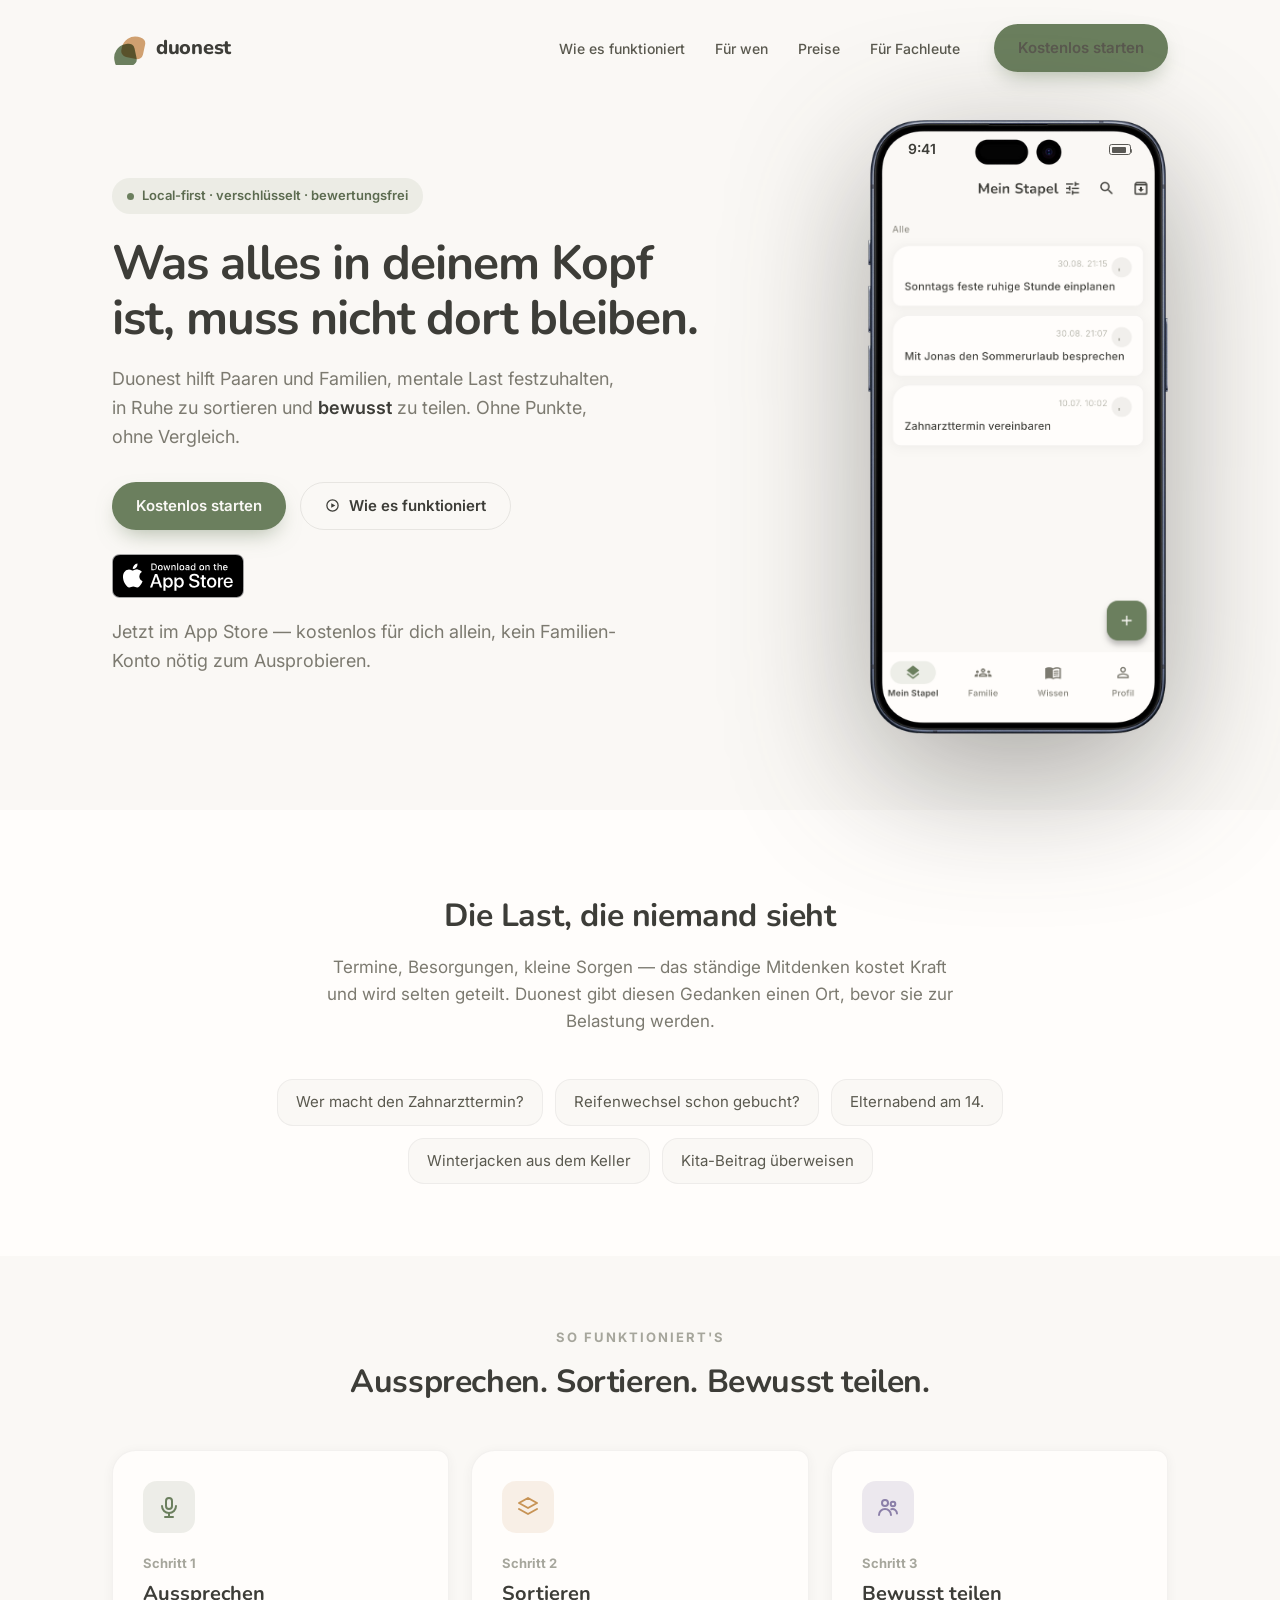
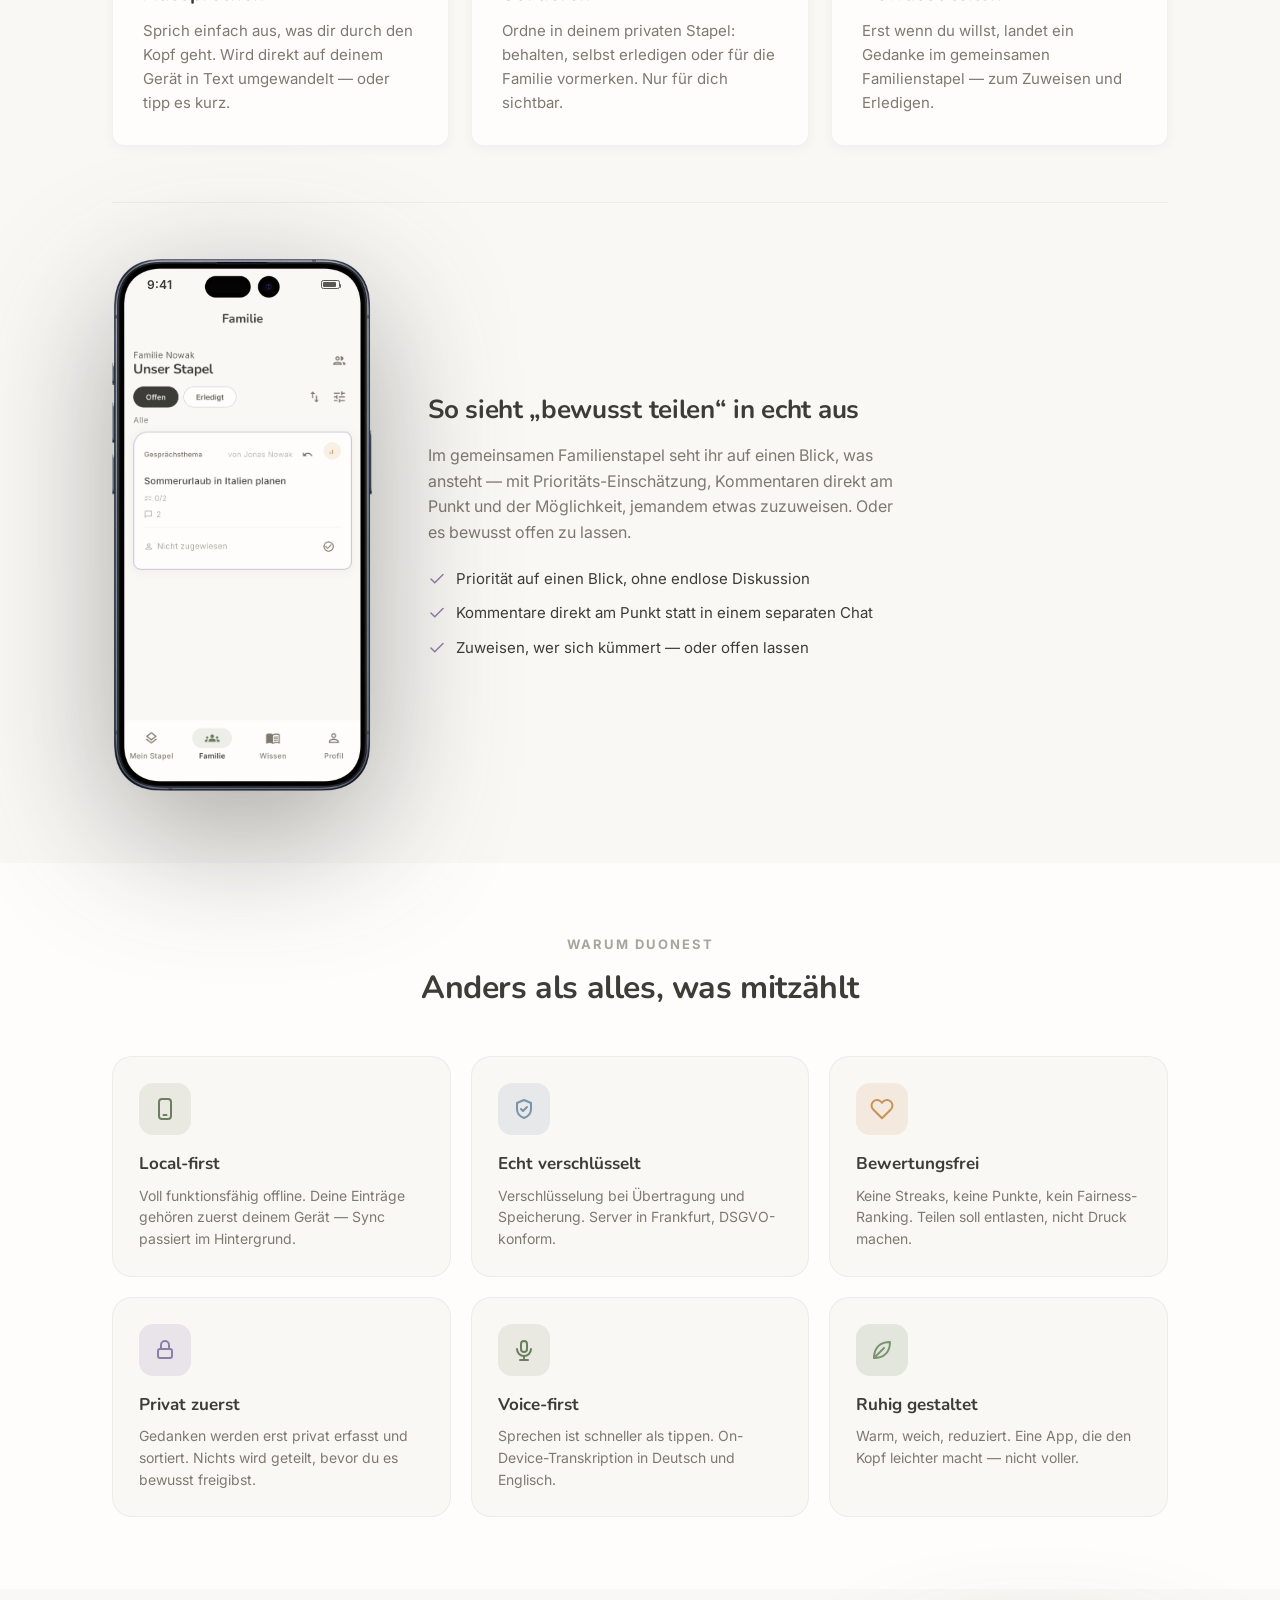
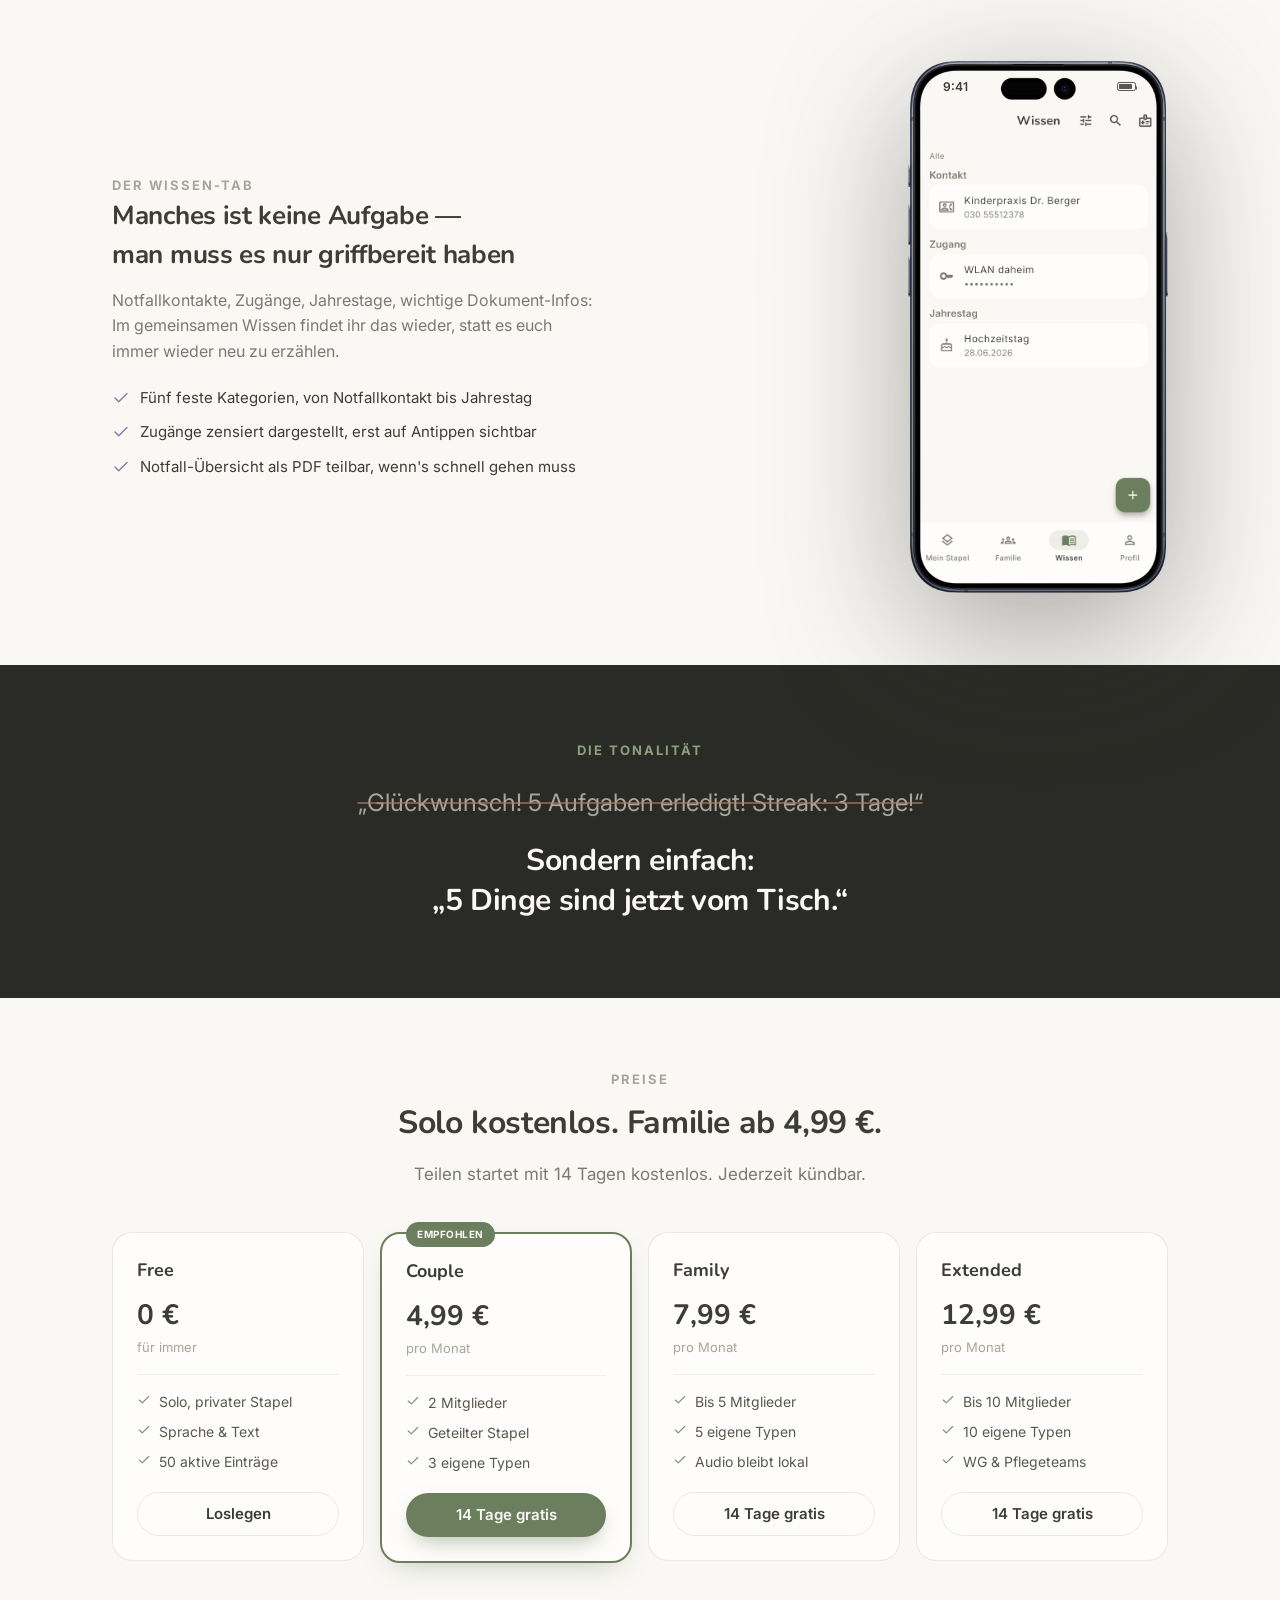
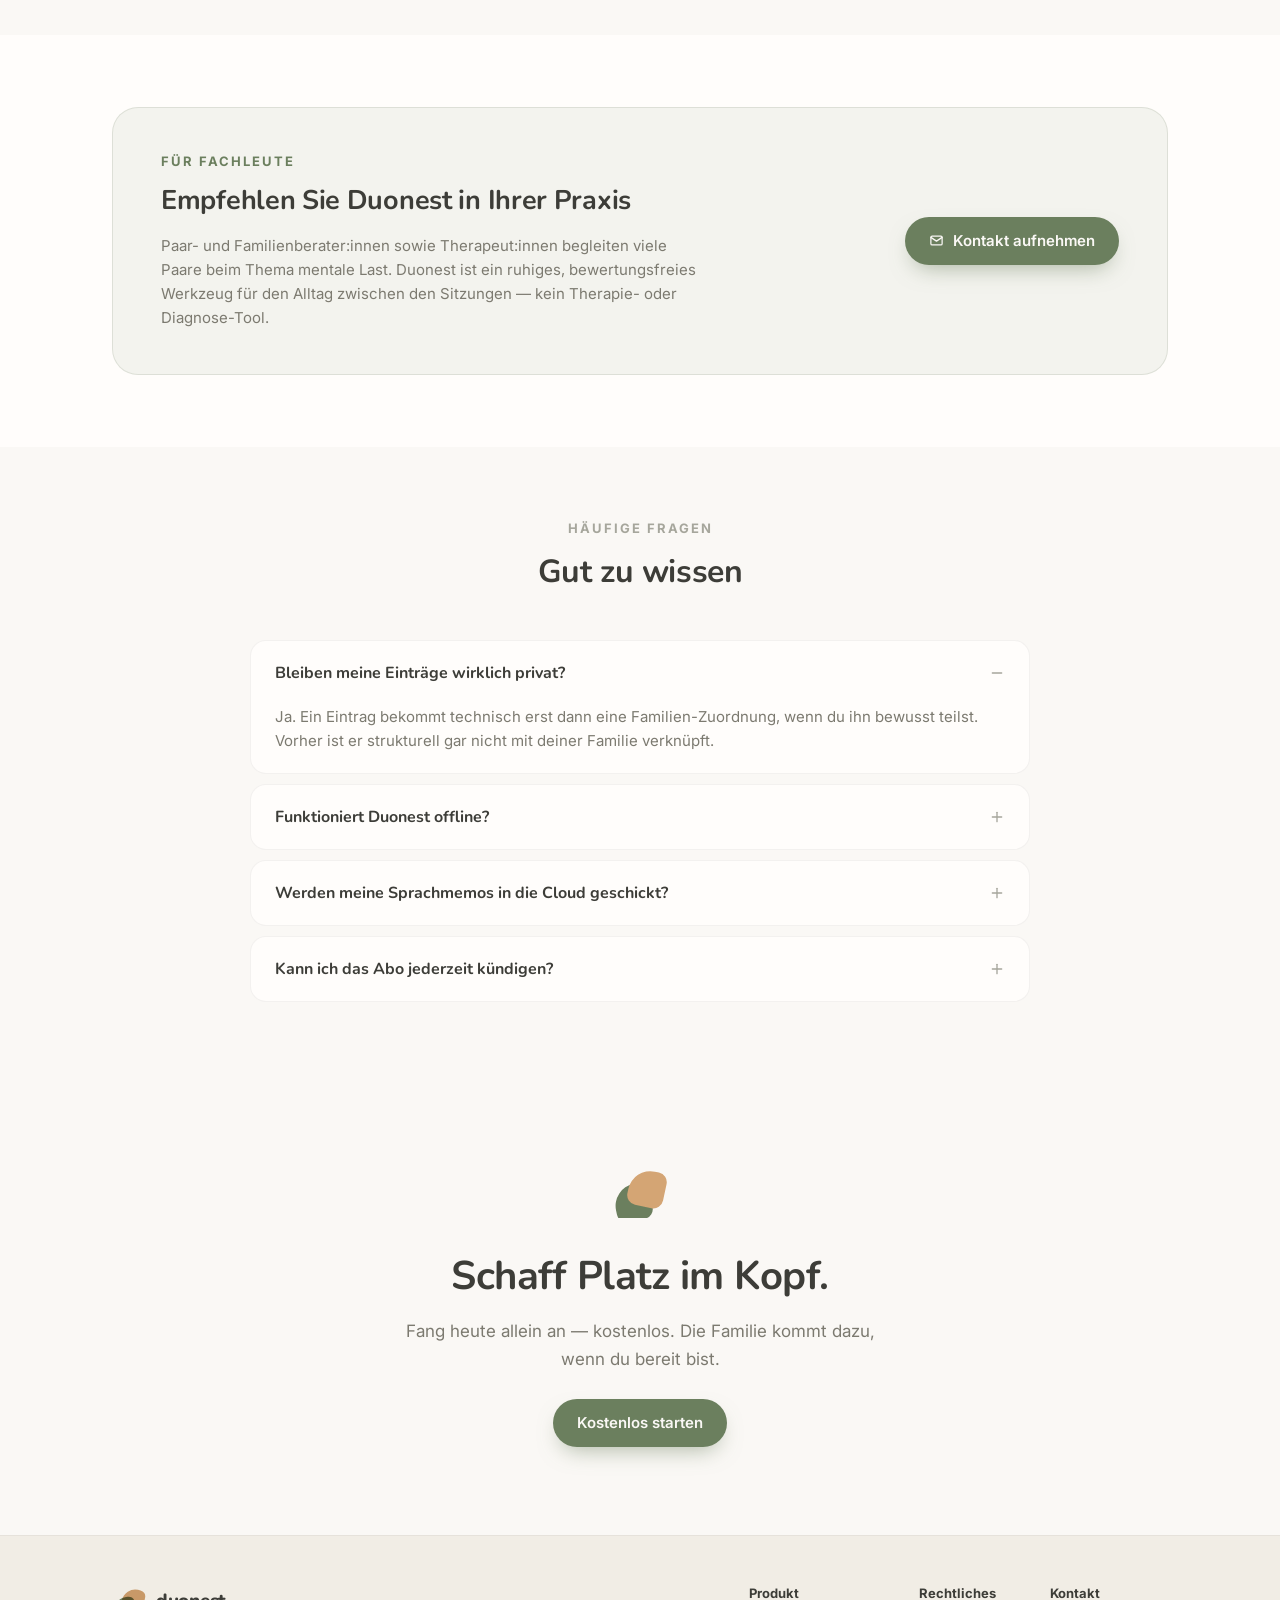
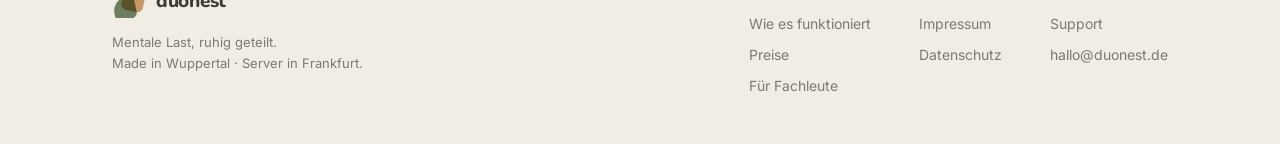
<file: index.html>
<!doctype html>
<html lang="de">
<head>
<meta charset="utf-8">
<meta name="viewport" content="width=device-width, initial-scale=1">
<title>Duonest — Mentale Last, ruhig geteilt</title>
<meta name="description" content="Duonest hilft Paaren und Familien, mentale Last per Sprachmemo festzuhalten, in Ruhe zu sortieren und bewusst zu teilen. Ohne Punkte, ohne Vergleich.">
<link rel="icon" href="/assets/favicon/favicon.ico" sizes="any">
<link rel="icon" type="image/png" sizes="32x32" href="/assets/favicon/favicon-32x32.png">
<link rel="icon" type="image/png" sizes="16x16" href="/assets/favicon/favicon-16x16.png">
<link rel="apple-touch-icon" sizes="180x180" href="/assets/favicon/apple-touch-icon.png">
<link rel="stylesheet" href="/assets/style.css">
</head>
<body class="landing">

<!-- Icon-Sprite: einmal definiert, per <use> referenziert. Handgezeichnet
     im Lucide-Stil (Stroke, 2px, runde Kappen) statt einer externen
     Icon-Bibliothek/CDN, damit die Seite komplett eigenständig bleibt. -->
<svg width="0" height="0" style="position:absolute" aria-hidden="true">
  <defs>
    <symbol id="i-lock" viewBox="0 0 24 24"><rect x="5" y="11" width="14" height="9" rx="2"/><path d="M8 11V7a4 4 0 0 1 8 0v4"/></symbol>
    <symbol id="i-play-circle" viewBox="0 0 24 24"><circle cx="12" cy="12" r="9"/><polygon points="10,8.3 10,15.7 16.5,12" fill="currentColor" stroke="none"/></symbol>
    <symbol id="i-mic" viewBox="0 0 24 24"><rect x="9" y="3" width="6" height="11" rx="3"/><path d="M5 11a7 7 0 0 0 14 0"/><line x1="12" y1="18" x2="12" y2="22"/><line x1="8" y1="22" x2="16" y2="22"/></symbol>
    <symbol id="i-layers" viewBox="0 0 24 24"><path d="M12 3 21 8 12 13 3 8Z"/><path d="M3 14l9 5 9-5" fill="none"/></symbol>
    <symbol id="i-users" viewBox="0 0 24 24"><circle cx="9" cy="8" r="3"/><path d="M3 20c0-3.3 2.7-6 6-6s6 2.7 6 6"/><circle cx="17" cy="9" r="2.3"/><path d="M15.3 14.2A4.5 4.5 0 0 1 21 18.5"/></symbol>
    <symbol id="i-device" viewBox="0 0 24 24"><rect x="6" y="2" width="12" height="20" rx="3"/><line x1="10.5" y1="18" x2="13.5" y2="18"/></symbol>
    <symbol id="i-shield-check" viewBox="0 0 24 24"><path d="M12 3l7 3v6c0 4.5-3 7.5-7 9-4-1.5-7-4.5-7-9V6z"/><polyline points="9,12 11,14 15,10"/></symbol>
    <symbol id="i-heart" viewBox="0 0 24 24"><path d="M20.84 4.61a5.5 5.5 0 0 0-7.78 0L12 5.67l-1.06-1.06a5.5 5.5 0 0 0-7.78 7.78l1.06 1.06L12 21.23l7.78-7.78 1.06-1.06a5.5 5.5 0 0 0 0-7.78z"/></symbol>
    <symbol id="i-leaf" viewBox="0 0 24 24"><path d="M4 20c8 0 16-4 16-16-8 0-16 4-16 16z"/><line x1="4" y1="20" x2="14" y2="10"/></symbol>
    <symbol id="i-mail" viewBox="0 0 24 24"><rect x="3" y="5" width="18" height="14" rx="2"/><polyline points="3,7 12,13 21,7"/></symbol>
    <symbol id="i-plus" viewBox="0 0 24 24"><line x1="12" y1="5" x2="12" y2="19"/><line x1="5" y1="12" x2="19" y2="12"/></symbol>
    <symbol id="i-minus" viewBox="0 0 24 24"><line x1="5" y1="12" x2="19" y2="12"/></symbol>
    <symbol id="i-check" viewBox="0 0 24 24"><polyline points="4,12 9,17 20,6"/></symbol>
    <symbol id="i-clock" viewBox="0 0 24 24"><circle cx="12" cy="12" r="9"/><polyline points="12,7 12,12 16,14"/></symbol>
  </defs>
</svg>

<header class="site-header">
  <a class="wordmark" href="/">
    <svg viewBox="0 0 40 40" aria-hidden="true">
      <g transform="translate(0,4)">
        <g transform="translate(2,12) rotate(-12 13 13)"><path d="M16,0 H19 A7,7 0 0 1 26,7 V19 A7,7 0 0 1 19,26 H7 A7,7 0 0 1 0,19 V16 A16,16 0 0 1 16,0 Z" fill="var(--sage-logo)"/></g>
        <g transform="translate(12,2) rotate(12 13 13)"><path class="logo-blend" d="M16,0 H19 A7,7 0 0 1 26,7 V19 A7,7 0 0 1 19,26 H7 A7,7 0 0 1 0,19 V16 A16,16 0 0 1 16,0 Z" fill="var(--sand)"/></g>
      </g>
    </svg>
    duonest
  </a>
  <nav>
    <a href="#wie-es-funktioniert">Wie es funktioniert</a>
    <a href="#fuer-euch">Für wen</a>
    <a href="#preise">Preise</a>
    <a href="#fachleute">Für Fachleute</a>
    <a class="btn btn-primary" href="#preise">Kostenlos starten</a>
  </nav>
</header>

<main>

  <!-- HERO -->
  <section class="landing-section hero">
    <div class="wrap">
      <div class="hero-copy">
        <span class="badge"><span class="dot"></span>Local-first · verschlüsselt · bewertungsfrei</span>
        <h1>Was alles in deinem Kopf ist, muss nicht dort bleiben.</h1>
        <p>Duonest hilft Paaren und Familien, mentale Last festzuhalten, in Ruhe zu sortieren und <strong>bewusst</strong> zu teilen. Ohne Punkte, ohne Vergleich.</p>
        <div class="hero-actions">
          <a class="btn btn-primary" href="https://apps.apple.com/app/id6799733611">Kostenlos starten</a>
          <a class="btn btn-secondary" href="#wie-es-funktioniert"><svg class="icon"><use href="#i-play-circle"/></svg>Wie es funktioniert</a>
        </div>
        <div class="store-badges">
          <a href="https://apps.apple.com/app/id6799733611">
            <img class="store-badge-img" src="/assets/badges/app-store-badge.svg" alt="Download on the App Store" height="44">
          </a>
        </div>
        <p class="hero-note">Jetzt im App Store — kostenlos für dich allein, kein Familien-Konto nötig zum Ausprobieren.</p>
      </div>

      <div class="phone-frame" aria-hidden="true">
        <div class="phone-screen">
          <div class="phone-status">
            <span class="phone-time">9:41</span>
            <span class="phone-battery"></span>
          </div>
          <img class="phone-shot" src="/assets/screenshot-stapel.png" alt="">
        </div>
        <img class="phone-bezel" src="/assets/iphone-frame.png" alt="">
      </div>
    </div>
  </section>

  <!-- EMPATHY -->
  <section class="landing-section tint" id="fuer-euch">
    <div class="wrap">
      <div class="section-head">
        <h2>Die Last, die niemand sieht</h2>
        <p>Termine, Besorgungen, kleine Sorgen — das ständige Mitdenken kostet Kraft und wird selten geteilt. Duonest gibt diesen Gedanken einen Ort, bevor sie zur Belastung werden.</p>
      </div>
      <div class="chip-row">
        <span class="chip">Wer macht den Zahnarzttermin?</span>
        <span class="chip">Reifenwechsel schon gebucht?</span>
        <span class="chip">Elternabend am 14.</span>
        <span class="chip">Winterjacken aus dem Keller</span>
        <span class="chip">Kita-Beitrag überweisen</span>
      </div>
    </div>
  </section>

  <!-- HOW IT WORKS -->
  <section class="landing-section" id="wie-es-funktioniert">
    <div class="wrap">
      <div class="section-head">
        <span class="eyebrow">So funktioniert's</span>
        <h2>Aussprechen. Sortieren. Bewusst teilen.</h2>
      </div>
      <div class="step-grid">
        <div class="step-card">
          <div class="icon-tile"><svg class="icon"><use href="#i-mic"/></svg></div>
          <p class="step-label">Schritt 1</p>
          <h3>Aussprechen</h3>
          <p>Sprich einfach aus, was dir durch den Kopf geht. Wird direkt auf deinem Gerät in Text umgewandelt — oder tipp es kurz.</p>
        </div>
        <div class="step-card">
          <div class="icon-tile"><svg class="icon"><use href="#i-layers"/></svg></div>
          <p class="step-label">Schritt 2</p>
          <h3>Sortieren</h3>
          <p>Ordne in deinem privaten Stapel: behalten, selbst erledigen oder für die Familie vormerken. Nur für dich sichtbar.</p>
        </div>
        <div class="step-card">
          <div class="icon-tile"><svg class="icon"><use href="#i-users"/></svg></div>
          <p class="step-label">Schritt 3</p>
          <h3>Bewusst teilen</h3>
          <p>Erst wenn du willst, landet ein Gedanke im gemeinsamen Familienstapel — zum Zuweisen und Erledigen.</p>
        </div>
      </div>

      <div class="feature-split with-divider">
        <div class="phone-frame" aria-hidden="true">
          <div class="phone-screen">
            <div class="phone-status">
              <span class="phone-time">9:41</span>
              <span class="phone-battery"></span>
            </div>
            <img class="phone-shot" src="/assets/screenshot-familie.png" alt="">
          </div>
          <img class="phone-bezel" src="/assets/iphone-frame.png" alt="">
        </div>
        <div class="feature-copy">
          <h3>So sieht „bewusst teilen“ in echt aus</h3>
          <p>Im gemeinsamen Familienstapel seht ihr auf einen Blick, was ansteht — mit Prioritäts-Einschätzung, Kommentaren direkt am Punkt und der Möglichkeit, jemandem etwas zuzuweisen. Oder es bewusst offen zu lassen.</p>
          <ul class="feature-list">
            <li><svg class="icon"><use href="#i-check"/></svg>Priorität auf einen Blick, ohne endlose Diskussion</li>
            <li><svg class="icon"><use href="#i-check"/></svg>Kommentare direkt am Punkt statt in einem separaten Chat</li>
            <li><svg class="icon"><use href="#i-check"/></svg>Zuweisen, wer sich kümmert — oder offen lassen</li>
          </ul>
        </div>
      </div>
    </div>
  </section>

  <!-- VALUES -->
  <section class="landing-section tint">
    <div class="wrap">
      <div class="section-head">
        <span class="eyebrow">Warum Duonest</span>
        <h2>Anders als alles, was mitzählt</h2>
      </div>
      <div class="value-grid">
        <div class="value-card">
          <div class="icon-tile icon-tile--sage" style="background:rgba(107,127,94,.12);"><svg class="icon"><use href="#i-device"/></svg></div>
          <h3>Local-first</h3>
          <p>Voll funktionsfähig offline. Deine Einträge gehören zuerst deinem Gerät — Sync passiert im Hintergrund.</p>
        </div>
        <div class="value-card">
          <div class="icon-tile" style="background:rgba(122,147,168,.16);color:var(--slate);"><svg class="icon"><use href="#i-shield-check"/></svg></div>
          <h3>Echt verschlüsselt</h3>
          <p>Verschlüsselung bei Übertragung und Speicherung. Server in Frankfurt, DSGVO-konform.</p>
        </div>
        <div class="value-card">
          <div class="icon-tile icon-tile--sand" style="background:rgba(212,165,116,.18);"><svg class="icon"><use href="#i-heart"/></svg></div>
          <h3>Bewertungsfrei</h3>
          <p>Keine Streaks, keine Punkte, kein Fairness-Ranking. Teilen soll entlasten, nicht Druck machen.</p>
        </div>
        <div class="value-card">
          <div class="icon-tile" style="background:rgba(139,127,168,.16);color:var(--plum);"><svg class="icon"><use href="#i-lock"/></svg></div>
          <h3>Privat zuerst</h3>
          <p>Gedanken werden erst privat erfasst und sortiert. Nichts wird geteilt, bevor du es bewusst freigibst.</p>
        </div>
        <div class="value-card">
          <div class="icon-tile icon-tile--sage" style="background:rgba(107,127,94,.12);"><svg class="icon"><use href="#i-mic"/></svg></div>
          <h3>Voice-first</h3>
          <p>Sprechen ist schneller als tippen. On-Device-Transkription in Deutsch und Englisch.</p>
        </div>
        <div class="value-card">
          <div class="icon-tile" style="background:rgba(122,148,113,.18);color:var(--success);"><svg class="icon"><use href="#i-leaf"/></svg></div>
          <h3>Ruhig gestaltet</h3>
          <p>Warm, weich, reduziert. Eine App, die den Kopf leichter macht — nicht voller.</p>
        </div>
      </div>
    </div>
  </section>

  <!-- KNOWLEDGE -->
  <section class="landing-section" id="wissen">
    <div class="wrap">
      <div class="feature-split">
        <div class="feature-copy">
          <span class="eyebrow">Der Wissen-Tab</span>
          <h3>Manches ist keine Aufgabe — man muss es nur griffbereit haben</h3>
          <p>Notfallkontakte, Zugänge, Jahrestage, wichtige Dokument-Infos: Im gemeinsamen Wissen findet ihr das wieder, statt es euch immer wieder neu zu erzählen.</p>
          <ul class="feature-list">
            <li><svg class="icon"><use href="#i-check"/></svg>Fünf feste Kategorien, von Notfallkontakt bis Jahrestag</li>
            <li><svg class="icon"><use href="#i-check"/></svg>Zugänge zensiert dargestellt, erst auf Antippen sichtbar</li>
            <li><svg class="icon"><use href="#i-check"/></svg>Notfall-Übersicht als PDF teilbar, wenn's schnell gehen muss</li>
          </ul>
        </div>
        <div class="phone-frame" aria-hidden="true">
          <div class="phone-screen">
            <div class="phone-status">
              <span class="phone-time">9:41</span>
              <span class="phone-battery"></span>
            </div>
            <img class="phone-shot" src="/assets/screenshot-wissen.png" alt="">
          </div>
          <img class="phone-bezel" src="/assets/iphone-frame.png" alt="">
        </div>
      </div>
    </div>
  </section>

  <!-- ANTI-GAMIFICATION BAND -->
  <section class="band">
    <div class="wrap">
      <span class="eyebrow">Die Tonalität</span>
      <p class="strike">„Glückwunsch! 5 Aufgaben erledigt! Streak: 3 Tage!“</p>
      <p class="payoff">Sondern einfach:<br>„5 Dinge sind jetzt vom Tisch.“</p>
    </div>
  </section>

  <!-- PRICING -->
  <section class="landing-section" id="preise">
    <div class="wrap">
      <div class="section-head">
        <span class="eyebrow">Preise</span>
        <h2>Solo kostenlos. Familie ab 4,99&nbsp;€.</h2>
        <p>Teilen startet mit 14 Tagen kostenlos. Jederzeit kündbar.</p>
      </div>
      <div class="price-grid">
        <div class="price-card">
          <h3>Free</h3>
          <p class="price">0&nbsp;€</p>
          <p class="period">für immer</p>
          <hr>
          <ul>
            <li><svg class="icon"><use href="#i-check"/></svg>Solo, privater Stapel</li>
            <li><svg class="icon"><use href="#i-check"/></svg>Sprache &amp; Text</li>
            <li><svg class="icon"><use href="#i-check"/></svg>50 aktive Einträge</li>
          </ul>
          <a class="btn btn-secondary" href="https://apps.apple.com/app/id6799733611" style="width:100%;margin-top:20px;">Loslegen</a>
        </div>
        <div class="price-card featured">
          <span class="tag">EMPFOHLEN</span>
          <h3>Couple</h3>
          <p class="price">4,99&nbsp;€</p>
          <p class="period">pro Monat</p>
          <hr>
          <ul>
            <li><svg class="icon"><use href="#i-check"/></svg>2 Mitglieder</li>
            <li><svg class="icon"><use href="#i-check"/></svg>Geteilter Stapel</li>
            <li><svg class="icon"><use href="#i-check"/></svg>3 eigene Typen</li>
          </ul>
          <a class="btn btn-primary" href="https://apps.apple.com/app/id6799733611" style="width:100%;margin-top:20px;">14 Tage gratis</a>
        </div>
        <div class="price-card">
          <h3>Family</h3>
          <p class="price">7,99&nbsp;€</p>
          <p class="period">pro Monat</p>
          <hr>
          <ul>
            <li><svg class="icon"><use href="#i-check"/></svg>Bis 5 Mitglieder</li>
            <li><svg class="icon"><use href="#i-check"/></svg>5 eigene Typen</li>
            <li><svg class="icon"><use href="#i-check"/></svg>Audio bleibt lokal</li>
          </ul>
          <a class="btn btn-secondary" href="https://apps.apple.com/app/id6799733611" style="width:100%;margin-top:20px;">14 Tage gratis</a>
        </div>
        <div class="price-card">
          <h3>Extended</h3>
          <p class="price">12,99&nbsp;€</p>
          <p class="period">pro Monat</p>
          <hr>
          <ul>
            <li><svg class="icon"><use href="#i-check"/></svg>Bis 10 Mitglieder</li>
            <li><svg class="icon"><use href="#i-check"/></svg>10 eigene Typen</li>
            <li><svg class="icon"><use href="#i-check"/></svg>WG &amp; Pflegeteams</li>
          </ul>
          <a class="btn btn-secondary" href="https://apps.apple.com/app/id6799733611" style="width:100%;margin-top:20px;">14 Tage gratis</a>
        </div>
      </div>
    </div>
  </section>

  <!-- FOR PROFESSIONALS -->
  <section class="landing-section tint" id="fachleute">
    <div class="wrap">
      <div class="pro-card">
        <div class="copy">
          <span class="eyebrow" style="color:var(--sage);">Für Fachleute</span>
          <h2>Empfehlen Sie Duonest in Ihrer Praxis</h2>
          <p>Paar- und Familienberater:innen sowie Therapeut:innen begleiten viele Paare beim Thema mentale Last. Duonest ist ein ruhiges, bewertungsfreies Werkzeug für den Alltag zwischen den Sitzungen — kein Therapie- oder Diagnose-Tool.</p>
        </div>
        <div class="action">
          <a class="btn btn-primary" href="mailto:hallo@duonest.de?subject=Kontakt%20f%C3%BCr%20Fachleute"><svg class="icon"><use href="#i-mail"/></svg>Kontakt aufnehmen</a>
        </div>
      </div>
    </div>
  </section>

  <!-- FAQ -->
  <section class="landing-section">
    <div class="wrap">
      <div class="section-head">
        <span class="eyebrow">Häufige Fragen</span>
        <h2>Gut zu wissen</h2>
      </div>
      <div class="faq-list">
        <details class="faq-item" open>
          <summary>Bleiben meine Einträge wirklich privat?
            <svg class="icon icon-plus"><use href="#i-plus"/></svg>
            <svg class="icon icon-minus"><use href="#i-minus"/></svg>
          </summary>
          <p>Ja. Ein Eintrag bekommt technisch erst dann eine Familien-Zuordnung, wenn du ihn bewusst teilst. Vorher ist er strukturell gar nicht mit deiner Familie verknüpft.</p>
        </details>
        <details class="faq-item">
          <summary>Funktioniert Duonest offline?
            <svg class="icon icon-plus"><use href="#i-plus"/></svg>
            <svg class="icon icon-minus"><use href="#i-minus"/></svg>
          </summary>
          <p>Ja, durchgehend. Duonest ist local-first gebaut: Erfassen, Sortieren und Lesen funktionieren komplett ohne Internetverbindung. Sobald du wieder online bist, synchronisiert die App im Hintergrund — du merkst davon nichts.</p>
        </details>
        <details class="faq-item">
          <summary>Werden meine Sprachmemos in die Cloud geschickt?
            <svg class="icon icon-plus"><use href="#i-plus"/></svg>
            <svg class="icon icon-minus"><use href="#i-minus"/></svg>
          </summary>
          <p>Nein. Sprachaufnahmen verlassen bewusst nie dein Gerät — sie werden ausschließlich lokal zur Transkription genutzt und danach automatisch gelöscht. Nur der daraus erkannte Text wird synchronisiert, nicht die Aufnahme selbst.</p>
        </details>
        <details class="faq-item">
          <summary>Kann ich das Abo jederzeit kündigen?
            <svg class="icon icon-plus"><use href="#i-plus"/></svg>
            <svg class="icon icon-minus"><use href="#i-minus"/></svg>
          </summary>
          <p>Ja, jederzeit über die Konto-Einstellungen im App Store bzw. bei Google Play — da die Zahlungsabwicklung dort läuft, auch die Kündigung. Dein Zugriff bleibt bis zum Ende der bereits bezahlten Laufzeit bestehen.</p>
        </details>
      </div>
    </div>
  </section>

  <!-- FINAL CTA -->
  <section class="landing-section final-cta">
    <div class="wrap">
      <svg class="mark" viewBox="0 0 40 40" aria-hidden="true">
        <g transform="translate(0,4)">
          <g transform="translate(2,12) rotate(-12 13 13)"><path d="M16,0 H19 A7,7 0 0 1 26,7 V19 A7,7 0 0 1 19,26 H7 A7,7 0 0 1 0,19 V16 A16,16 0 0 1 16,0 Z" fill="var(--sage-logo)"/></g>
          <g transform="translate(12,2) rotate(12 13 13)"><path class="logo-blend" d="M16,0 H19 A7,7 0 0 1 26,7 V19 A7,7 0 0 1 19,26 H7 A7,7 0 0 1 0,19 V16 A16,16 0 0 1 16,0 Z" fill="var(--sand)"/></g>
        </g>
      </svg>
      <h2>Schaff Platz im Kopf.</h2>
      <p>Fang heute allein an — kostenlos. Die Familie kommt dazu, wenn du bereit bist.</p>
      <a class="btn btn-primary" href="#preise">Kostenlos starten</a>
    </div>
  </section>

</main>

<footer class="landing-footer">
  <div class="wrap">
    <div class="about">
      <a class="wordmark" href="/">
        <svg viewBox="0 0 40 40" aria-hidden="true">
          <g transform="translate(0,4)">
            <g transform="translate(2,12) rotate(-12 13 13)"><path d="M16,0 H19 A7,7 0 0 1 26,7 V19 A7,7 0 0 1 19,26 H7 A7,7 0 0 1 0,19 V16 A16,16 0 0 1 16,0 Z" fill="var(--sage-logo)"/></g>
            <g transform="translate(12,2) rotate(12 13 13)"><path class="logo-blend" d="M16,0 H19 A7,7 0 0 1 26,7 V19 A7,7 0 0 1 19,26 H7 A7,7 0 0 1 0,19 V16 A16,16 0 0 1 16,0 Z" fill="var(--sand)"/></g>
          </g>
        </svg>
        duonest
      </a>
      <p>Mentale Last, ruhig geteilt. <br> Made in Wuppertal · Server in Frankfurt.</p>
    </div>
    <div class="cols">
      <div class="col">
        <span class="head">Produkt</span>
        <a href="#wie-es-funktioniert">Wie es funktioniert</a>
        <a href="#preise">Preise</a>
        <a href="#fachleute">Für Fachleute</a>
      </div>
      <div class="col">
        <span class="head">Rechtliches</span>
        <a href="/impressum/">Impressum</a>
        <a href="/datenschutz/">Datenschutz</a>
      </div>
      <div class="col">
        <span class="head">Kontakt</span>
        <a href="/support/">Support</a>
        <a href="mailto:hallo@duonest.de">hallo@duonest.de</a>
      </div>
    </div>
  </div>
</footer>

</body>
</html>
</file>
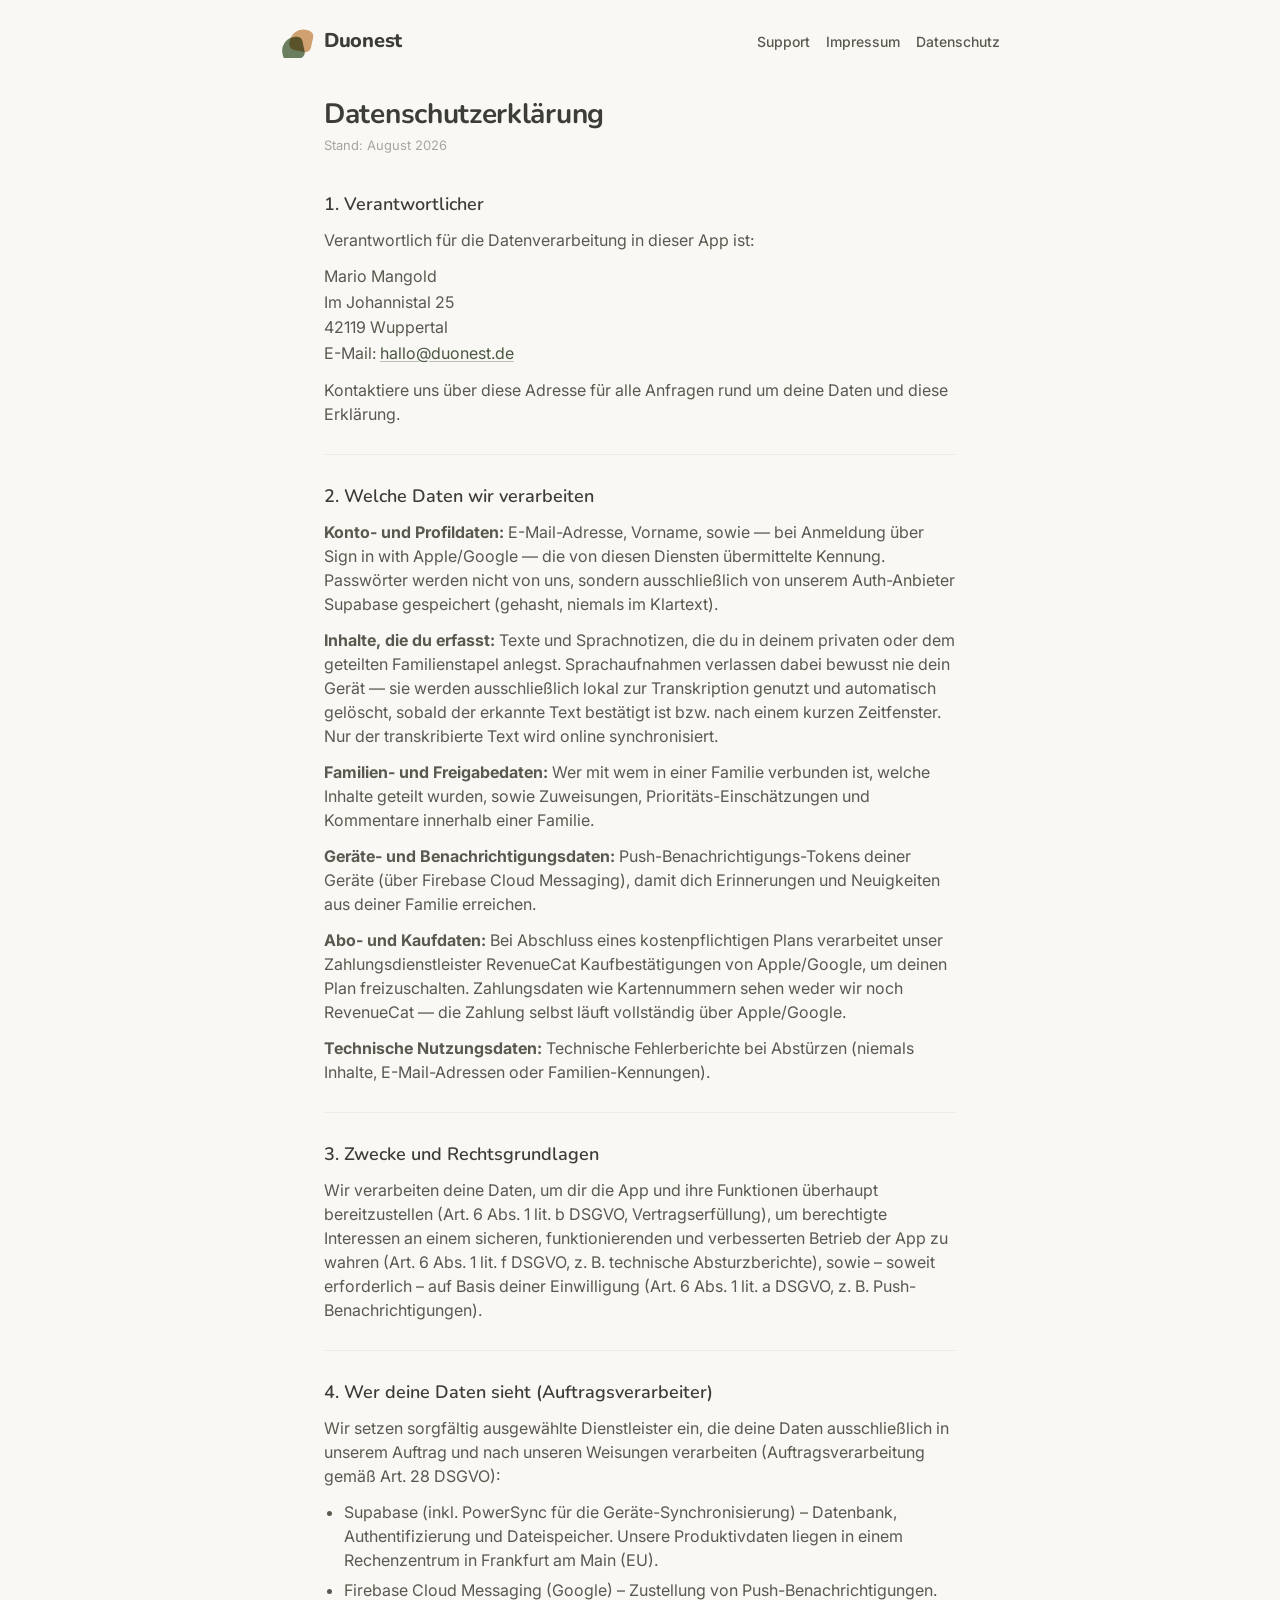
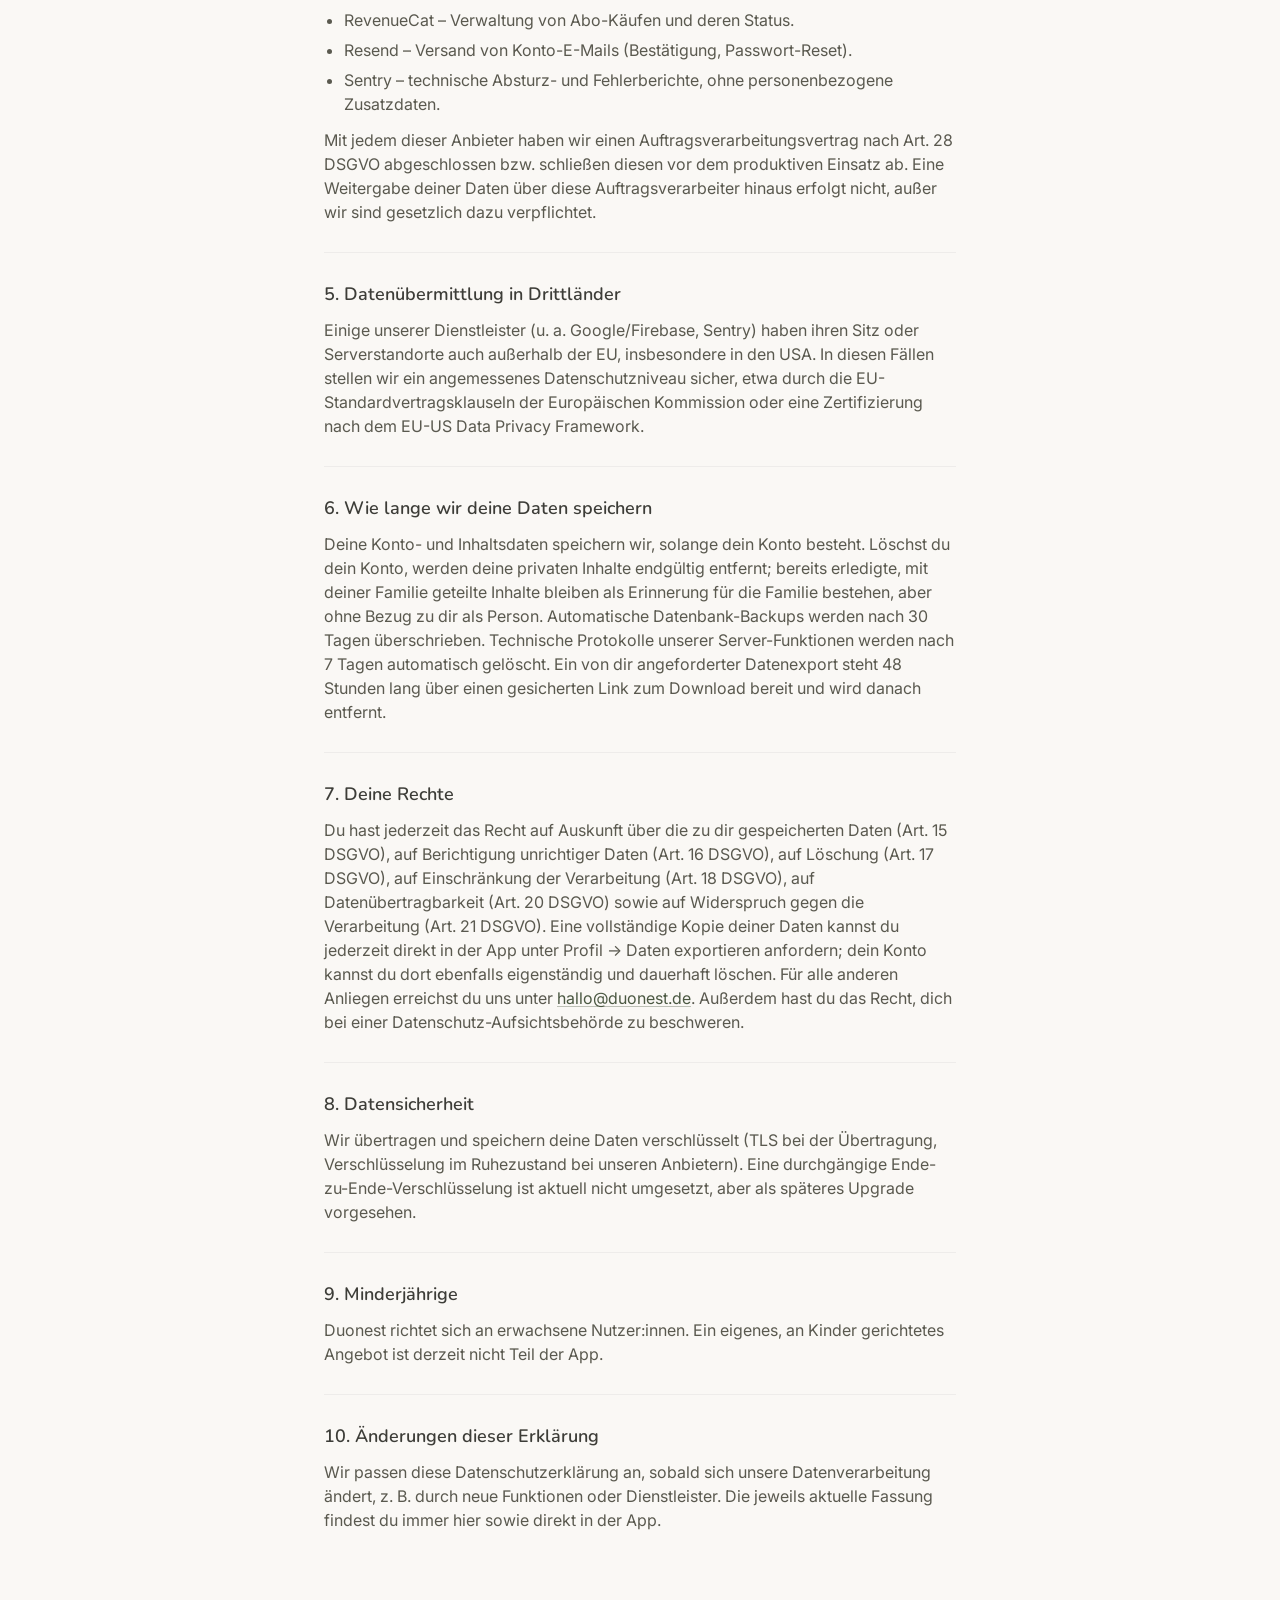
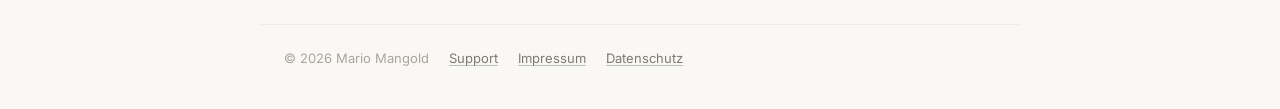
<file: datenschutz/index.html>
<!doctype html>
<html lang="de">
<head>
<meta charset="utf-8">
<meta name="viewport" content="width=device-width, initial-scale=1">
<title>Datenschutzerklärung — Duonest</title>
<meta name="robots" content="noindex">
<link rel="icon" href="/assets/favicon/favicon.ico" sizes="any">
<link rel="icon" type="image/png" sizes="32x32" href="/assets/favicon/favicon-32x32.png">
<link rel="icon" type="image/png" sizes="16x16" href="/assets/favicon/favicon-16x16.png">
<link rel="apple-touch-icon" sizes="180x180" href="/assets/favicon/apple-touch-icon.png">
<link rel="stylesheet" href="/assets/style.css">
</head>
<body class="legal">

<header class="site-header">
  <a class="wordmark" href="/">
    <svg viewBox="0 0 40 40" aria-hidden="true">
      <g transform="translate(0,4)">
        <g transform="translate(2,12) rotate(-12 13 13)"><path d="M16,0 H19 A7,7 0 0 1 26,7 V19 A7,7 0 0 1 19,26 H7 A7,7 0 0 1 0,19 V16 A16,16 0 0 1 16,0 Z" fill="var(--sage-logo)"/></g>
        <g transform="translate(12,2) rotate(12 13 13)"><path class="logo-blend" d="M16,0 H19 A7,7 0 0 1 26,7 V19 A7,7 0 0 1 19,26 H7 A7,7 0 0 1 0,19 V16 A16,16 0 0 1 16,0 Z" fill="var(--sand)"/></g>
      </g>
    </svg>
    Duonest
  </a>
  <nav>
    <a href="/support/">Support</a>
    <a href="/impressum/">Impressum</a>
    <a href="/datenschutz/">Datenschutz</a>
  </nav>
</header>

<main>
<article class="legal-doc">
  <h1>Datenschutzerklärung</h1>
  <p class="updated">Stand: August 2026</p>

  <section>
    <h2>1. Verantwortlicher</h2>
    <p>Verantwortlich für die Datenverarbeitung in dieser App ist:</p>
    <address>
      Mario Mangold<br>
      Im Johannistal 25<br>
      42119 Wuppertal<br>
      E-Mail: <a href="mailto:hallo@duonest.de">hallo@duonest.de</a>
    </address>
    <p>Kontaktiere uns über diese Adresse für alle Anfragen rund um deine Daten und diese Erklärung.</p>
  </section>

  <section>
    <h2>2. Welche Daten wir verarbeiten</h2>
    <p><strong>Konto- und Profildaten:</strong> E-Mail-Adresse, Vorname, sowie — bei Anmeldung über Sign in with Apple/Google — die von diesen Diensten übermittelte Kennung. Passwörter werden nicht von uns, sondern ausschließlich von unserem Auth-Anbieter Supabase gespeichert (gehasht, niemals im Klartext).</p>
    <p><strong>Inhalte, die du erfasst:</strong> Texte und Sprachnotizen, die du in deinem privaten oder dem geteilten Familienstapel anlegst. Sprachaufnahmen verlassen dabei bewusst nie dein Gerät — sie werden ausschließlich lokal zur Transkription genutzt und automatisch gelöscht, sobald der erkannte Text bestätigt ist bzw. nach einem kurzen Zeitfenster. Nur der transkribierte Text wird online synchronisiert.</p>
    <p><strong>Familien- und Freigabedaten:</strong> Wer mit wem in einer Familie verbunden ist, welche Inhalte geteilt wurden, sowie Zuweisungen, Prioritäts-Einschätzungen und Kommentare innerhalb einer Familie.</p>
    <p><strong>Geräte- und Benachrichtigungsdaten:</strong> Push-Benachrichtigungs-Tokens deiner Geräte (über Firebase Cloud Messaging), damit dich Erinnerungen und Neuigkeiten aus deiner Familie erreichen.</p>
    <p><strong>Abo- und Kaufdaten:</strong> Bei Abschluss eines kostenpflichtigen Plans verarbeitet unser Zahlungsdienstleister RevenueCat Kaufbestätigungen von Apple/Google, um deinen Plan freizuschalten. Zahlungsdaten wie Kartennummern sehen weder wir noch RevenueCat — die Zahlung selbst läuft vollständig über Apple/Google.</p>
    <p><strong>Technische Nutzungsdaten:</strong> Technische Fehlerberichte bei Abstürzen (niemals Inhalte, E-Mail-Adressen oder Familien-Kennungen).</p>
  </section>

  <section>
    <h2>3. Zwecke und Rechtsgrundlagen</h2>
    <p>Wir verarbeiten deine Daten, um dir die App und ihre Funktionen überhaupt bereitzustellen (Art. 6 Abs. 1 lit. b DSGVO, Vertragserfüllung), um berechtigte Interessen an einem sicheren, funktionierenden und verbesserten Betrieb der App zu wahren (Art. 6 Abs. 1 lit. f DSGVO, z. B. technische Absturzberichte), sowie – soweit erforderlich – auf Basis deiner Einwilligung (Art. 6 Abs. 1 lit. a DSGVO, z. B. Push-Benachrichtigungen).</p>
  </section>

  <section>
    <h2>4. Wer deine Daten sieht (Auftragsverarbeiter)</h2>
    <p>Wir setzen sorgfältig ausgewählte Dienstleister ein, die deine Daten ausschließlich in unserem Auftrag und nach unseren Weisungen verarbeiten (Auftragsverarbeitung gemäß Art. 28 DSGVO):</p>
    <ul>
      <li>Supabase (inkl. PowerSync für die Geräte-Synchronisierung) – Datenbank, Authentifizierung und Dateispeicher. Unsere Produktivdaten liegen in einem Rechenzentrum in Frankfurt am Main (EU).</li>
      <li>Firebase Cloud Messaging (Google) – Zustellung von Push-Benachrichtigungen.</li>
      <li>RevenueCat – Verwaltung von Abo-Käufen und deren Status.</li>
      <li>Resend – Versand von Konto-E-Mails (Bestätigung, Passwort-Reset).</li>
      <li>Sentry – technische Absturz- und Fehlerberichte, ohne personenbezogene Zusatzdaten.</li>
    </ul>
    <p>Mit jedem dieser Anbieter haben wir einen Auftragsverarbeitungsvertrag nach Art. 28 DSGVO abgeschlossen bzw. schließen diesen vor dem produktiven Einsatz ab. Eine Weitergabe deiner Daten über diese Auftragsverarbeiter hinaus erfolgt nicht, außer wir sind gesetzlich dazu verpflichtet.</p>
  </section>

  <section>
    <h2>5. Datenübermittlung in Drittländer</h2>
    <p>Einige unserer Dienstleister (u. a. Google/Firebase, Sentry) haben ihren Sitz oder Serverstandorte auch außerhalb der EU, insbesondere in den USA. In diesen Fällen stellen wir ein angemessenes Datenschutzniveau sicher, etwa durch die EU-Standardvertragsklauseln der Europäischen Kommission oder eine Zertifizierung nach dem EU-US Data Privacy Framework.</p>
  </section>

  <section>
    <h2>6. Wie lange wir deine Daten speichern</h2>
    <p>Deine Konto- und Inhaltsdaten speichern wir, solange dein Konto besteht. Löschst du dein Konto, werden deine privaten Inhalte endgültig entfernt; bereits erledigte, mit deiner Familie geteilte Inhalte bleiben als Erinnerung für die Familie bestehen, aber ohne Bezug zu dir als Person. Automatische Datenbank-Backups werden nach 30 Tagen überschrieben. Technische Protokolle unserer Server-Funktionen werden nach 7 Tagen automatisch gelöscht. Ein von dir angeforderter Datenexport steht 48 Stunden lang über einen gesicherten Link zum Download bereit und wird danach entfernt.</p>
  </section>

  <section>
    <h2>7. Deine Rechte</h2>
    <p>Du hast jederzeit das Recht auf Auskunft über die zu dir gespeicherten Daten (Art. 15 DSGVO), auf Berichtigung unrichtiger Daten (Art. 16 DSGVO), auf Löschung (Art. 17 DSGVO), auf Einschränkung der Verarbeitung (Art. 18 DSGVO), auf Datenübertragbarkeit (Art. 20 DSGVO) sowie auf Widerspruch gegen die Verarbeitung (Art. 21 DSGVO). Eine vollständige Kopie deiner Daten kannst du jederzeit direkt in der App unter Profil → Daten exportieren anfordern; dein Konto kannst du dort ebenfalls eigenständig und dauerhaft löschen. Für alle anderen Anliegen erreichst du uns unter <a href="mailto:hallo@duonest.de">hallo@duonest.de</a>. Außerdem hast du das Recht, dich bei einer Datenschutz-Aufsichtsbehörde zu beschweren.</p>
  </section>

  <section>
    <h2>8. Datensicherheit</h2>
    <p>Wir übertragen und speichern deine Daten verschlüsselt (TLS bei der Übertragung, Verschlüsselung im Ruhezustand bei unseren Anbietern). Eine durchgängige Ende-zu-Ende-Verschlüsselung ist aktuell nicht umgesetzt, aber als späteres Upgrade vorgesehen.</p>
  </section>

  <section>
    <h2>9. Minderjährige</h2>
    <p>Duonest richtet sich an erwachsene Nutzer:innen. Ein eigenes, an Kinder gerichtetes Angebot ist derzeit nicht Teil der App.</p>
  </section>

  <section>
    <h2>10. Änderungen dieser Erklärung</h2>
    <p>Wir passen diese Datenschutzerklärung an, sobald sich unsere Datenverarbeitung ändert, z. B. durch neue Funktionen oder Dienstleister. Die jeweils aktuelle Fassung findest du immer hier sowie direkt in der App.</p>
  </section>
</article>
</main>

<footer>
  <span>© 2026 Mario Mangold</span>
  <a href="/support/">Support</a>
  <a href="/impressum/">Impressum</a>
  <a href="/datenschutz/">Datenschutz</a>
  <span class="spacer"></span>
</footer>

</body>
</html>
</file>
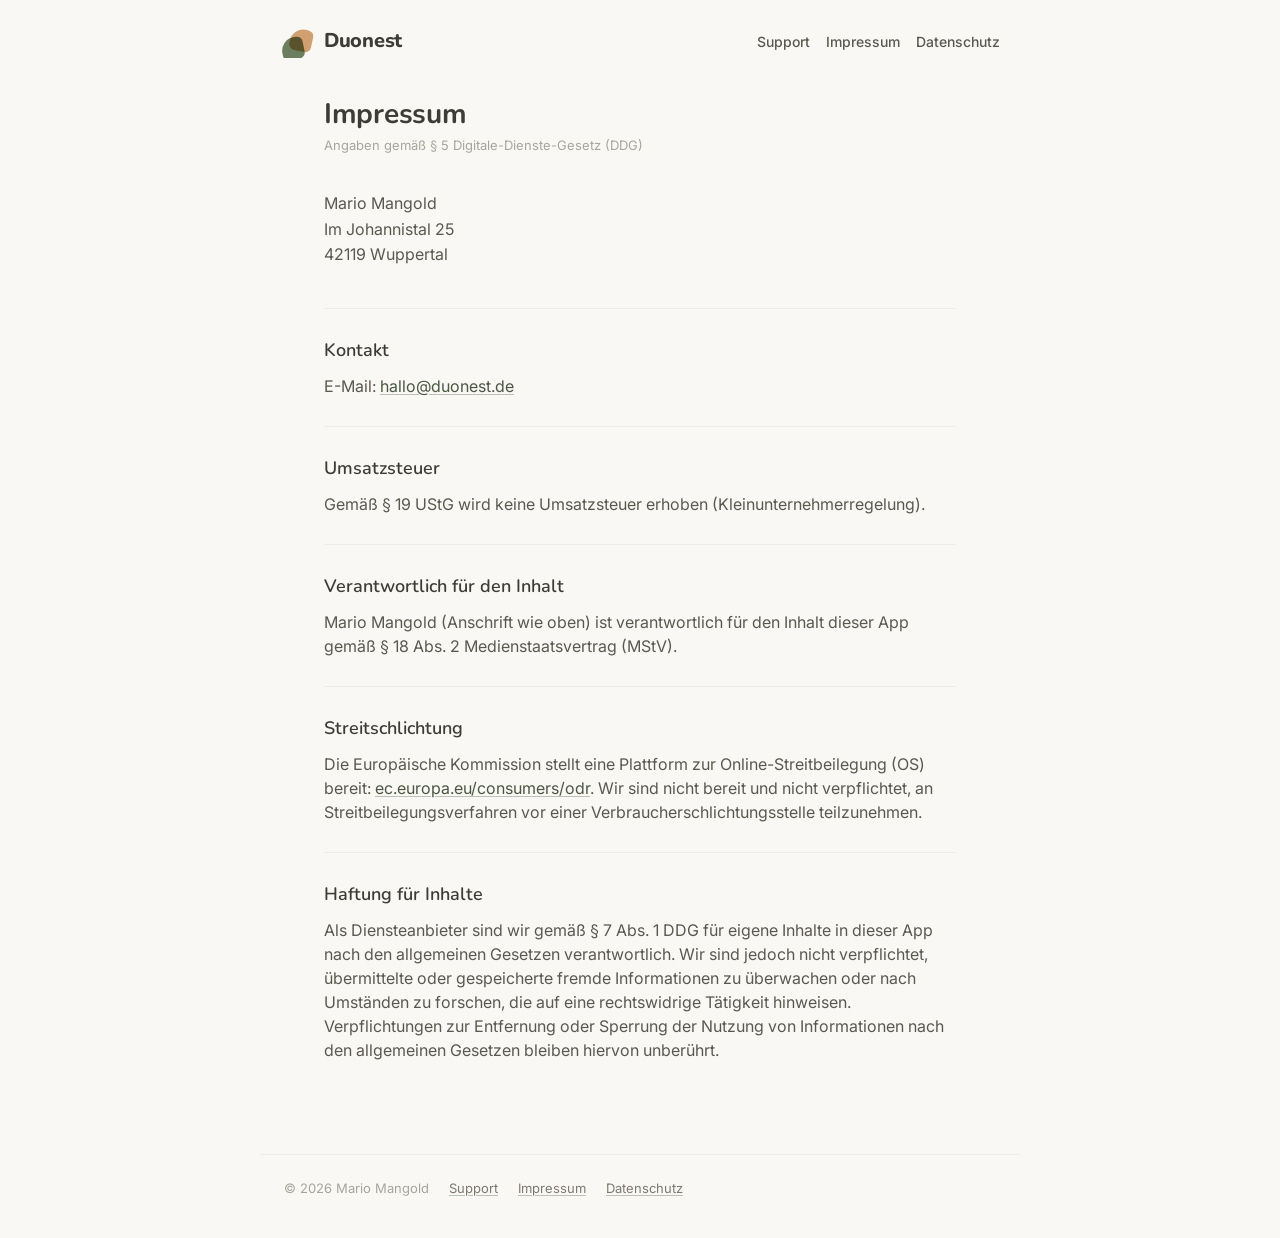
<file: impressum/index.html>
<!doctype html>
<html lang="de">
<head>
<meta charset="utf-8">
<meta name="viewport" content="width=device-width, initial-scale=1">
<title>Impressum — Duonest</title>
<meta name="robots" content="noindex">
<link rel="icon" href="/assets/favicon/favicon.ico" sizes="any">
<link rel="icon" type="image/png" sizes="32x32" href="/assets/favicon/favicon-32x32.png">
<link rel="icon" type="image/png" sizes="16x16" href="/assets/favicon/favicon-16x16.png">
<link rel="apple-touch-icon" sizes="180x180" href="/assets/favicon/apple-touch-icon.png">
<link rel="stylesheet" href="/assets/style.css">
</head>
<body class="legal">

<header class="site-header">
  <a class="wordmark" href="/">
    <svg viewBox="0 0 40 40" aria-hidden="true">
      <g transform="translate(0,4)">
        <g transform="translate(2,12) rotate(-12 13 13)"><path d="M16,0 H19 A7,7 0 0 1 26,7 V19 A7,7 0 0 1 19,26 H7 A7,7 0 0 1 0,19 V16 A16,16 0 0 1 16,0 Z" fill="var(--sage-logo)"/></g>
        <g transform="translate(12,2) rotate(12 13 13)"><path class="logo-blend" d="M16,0 H19 A7,7 0 0 1 26,7 V19 A7,7 0 0 1 19,26 H7 A7,7 0 0 1 0,19 V16 A16,16 0 0 1 16,0 Z" fill="var(--sand)"/></g>
      </g>
    </svg>
    Duonest
  </a>
  <nav>
    <a href="/support/">Support</a>
    <a href="/impressum/">Impressum</a>
    <a href="/datenschutz/">Datenschutz</a>
  </nav>
</header>

<main>
<article class="legal-doc">
  <h1>Impressum</h1>
  <p class="updated">Angaben gemäß § 5 Digitale-Dienste-Gesetz (DDG)</p>

  <section>
    <address>
      Mario Mangold<br>
      Im Johannistal 25<br>
      42119 Wuppertal
    </address>
  </section>

  <section>
    <h2>Kontakt</h2>
    <p>E-Mail: <a href="mailto:hallo@duonest.de">hallo@duonest.de</a></p>
  </section>

  <section>
    <h2>Umsatzsteuer</h2>
    <p>Gemäß § 19 UStG wird keine Umsatzsteuer erhoben (Kleinunternehmerregelung).</p>
  </section>

  <section>
    <h2>Verantwortlich für den Inhalt</h2>
    <p>Mario Mangold (Anschrift wie oben) ist verantwortlich für den Inhalt dieser App gemäß § 18 Abs. 2 Medienstaatsvertrag (MStV).</p>
  </section>

  <section>
    <h2>Streitschlichtung</h2>
    <p>Die Europäische Kommission stellt eine Plattform zur Online-Streitbeilegung (OS) bereit: <a href="https://ec.europa.eu/consumers/odr/" rel="noopener">ec.europa.eu/consumers/odr</a>. Wir sind nicht bereit und nicht verpflichtet, an Streitbeilegungsverfahren vor einer Verbraucherschlichtungsstelle teilzunehmen.</p>
  </section>

  <section>
    <h2>Haftung für Inhalte</h2>
    <p>Als Diensteanbieter sind wir gemäß § 7 Abs. 1 DDG für eigene Inhalte in dieser App nach den allgemeinen Gesetzen verantwortlich. Wir sind jedoch nicht verpflichtet, übermittelte oder gespeicherte fremde Informationen zu überwachen oder nach Umständen zu forschen, die auf eine rechtswidrige Tätigkeit hinweisen. Verpflichtungen zur Entfernung oder Sperrung der Nutzung von Informationen nach den allgemeinen Gesetzen bleiben hiervon unberührt.</p>
  </section>
</article>
</main>

<footer>
  <span>© 2026 Mario Mangold</span>
  <a href="/support/">Support</a>
  <a href="/impressum/">Impressum</a>
  <a href="/datenschutz/">Datenschutz</a>
  <span class="spacer"></span>
</footer>

</body>
</html>
</file>
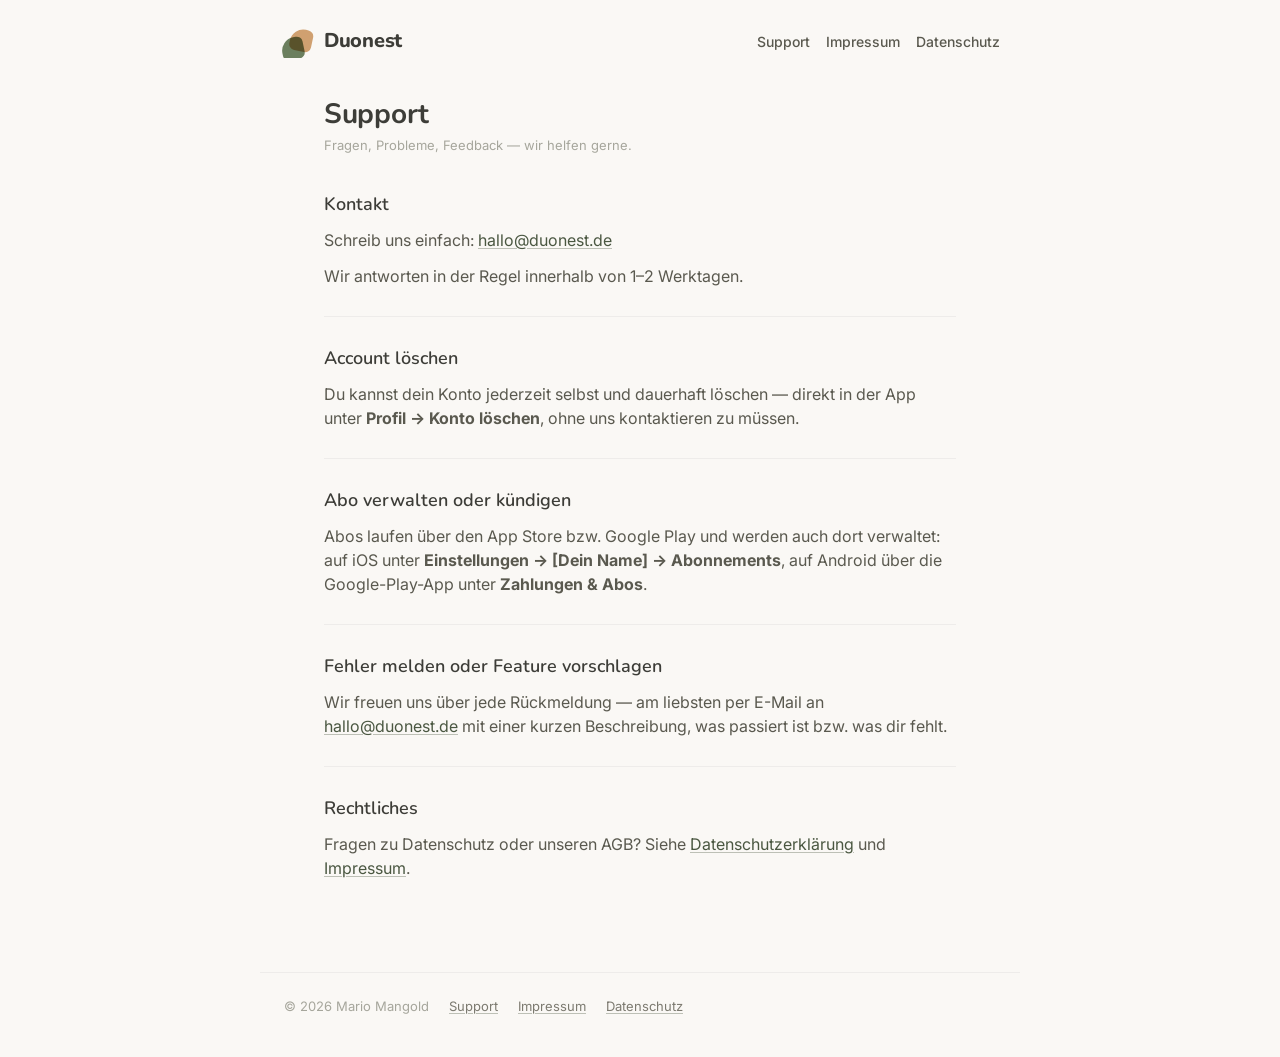
<file: support/index.html>
<!doctype html>
<html lang="de">
<head>
<meta charset="utf-8">
<meta name="viewport" content="width=device-width, initial-scale=1">
<title>Support — Duonest</title>
<meta name="robots" content="noindex">
<link rel="icon" href="/assets/favicon/favicon.ico" sizes="any">
<link rel="icon" type="image/png" sizes="32x32" href="/assets/favicon/favicon-32x32.png">
<link rel="icon" type="image/png" sizes="16x16" href="/assets/favicon/favicon-16x16.png">
<link rel="apple-touch-icon" sizes="180x180" href="/assets/favicon/apple-touch-icon.png">
<link rel="stylesheet" href="/assets/style.css">
</head>
<body class="legal">

<header class="site-header">
  <a class="wordmark" href="/">
    <svg viewBox="0 0 40 40" aria-hidden="true">
      <g transform="translate(0,4)">
        <g transform="translate(2,12) rotate(-12 13 13)"><path d="M16,0 H19 A7,7 0 0 1 26,7 V19 A7,7 0 0 1 19,26 H7 A7,7 0 0 1 0,19 V16 A16,16 0 0 1 16,0 Z" fill="var(--sage-logo)"/></g>
        <g transform="translate(12,2) rotate(12 13 13)"><path class="logo-blend" d="M16,0 H19 A7,7 0 0 1 26,7 V19 A7,7 0 0 1 19,26 H7 A7,7 0 0 1 0,19 V16 A16,16 0 0 1 16,0 Z" fill="var(--sand)"/></g>
      </g>
    </svg>
    Duonest
  </a>
  <nav>
    <a href="/support/">Support</a>
    <a href="/impressum/">Impressum</a>
    <a href="/datenschutz/">Datenschutz</a>
  </nav>
</header>

<main>
<article class="legal-doc">
  <h1>Support</h1>
  <p class="updated">Fragen, Probleme, Feedback — wir helfen gerne.</p>

  <section>
    <h2>Kontakt</h2>
    <p>Schreib uns einfach: <a href="mailto:hallo@duonest.de">hallo@duonest.de</a></p>
    <p>Wir antworten in der Regel innerhalb von 1–2 Werktagen.</p>
  </section>

  <section>
    <h2>Account löschen</h2>
    <p>Du kannst dein Konto jederzeit selbst und dauerhaft löschen — direkt in der App unter <strong>Profil → Konto löschen</strong>, ohne uns kontaktieren zu müssen.</p>
  </section>

  <section>
    <h2>Abo verwalten oder kündigen</h2>
    <p>Abos laufen über den App Store bzw. Google Play und werden auch dort verwaltet: auf iOS unter <strong>Einstellungen → [Dein Name] → Abonnements</strong>, auf Android über die Google-Play-App unter <strong>Zahlungen &amp; Abos</strong>.</p>
  </section>

  <section>
    <h2>Fehler melden oder Feature vorschlagen</h2>
    <p>Wir freuen uns über jede Rückmeldung — am liebsten per E-Mail an <a href="mailto:hallo@duonest.de">hallo@duonest.de</a> mit einer kurzen Beschreibung, was passiert ist bzw. was dir fehlt.</p>
  </section>

  <section>
    <h2>Rechtliches</h2>
    <p>Fragen zu Datenschutz oder unseren AGB? Siehe <a href="/datenschutz/">Datenschutzerklärung</a> und <a href="/impressum/">Impressum</a>.</p>
  </section>
</article>
</main>

<footer>
  <span>© 2026 Mario Mangold</span>
  <a href="/support/">Support</a>
  <a href="/impressum/">Impressum</a>
  <a href="/datenschutz/">Datenschutz</a>
  <span class="spacer"></span>
</footer>

</body>
</html>
</file>
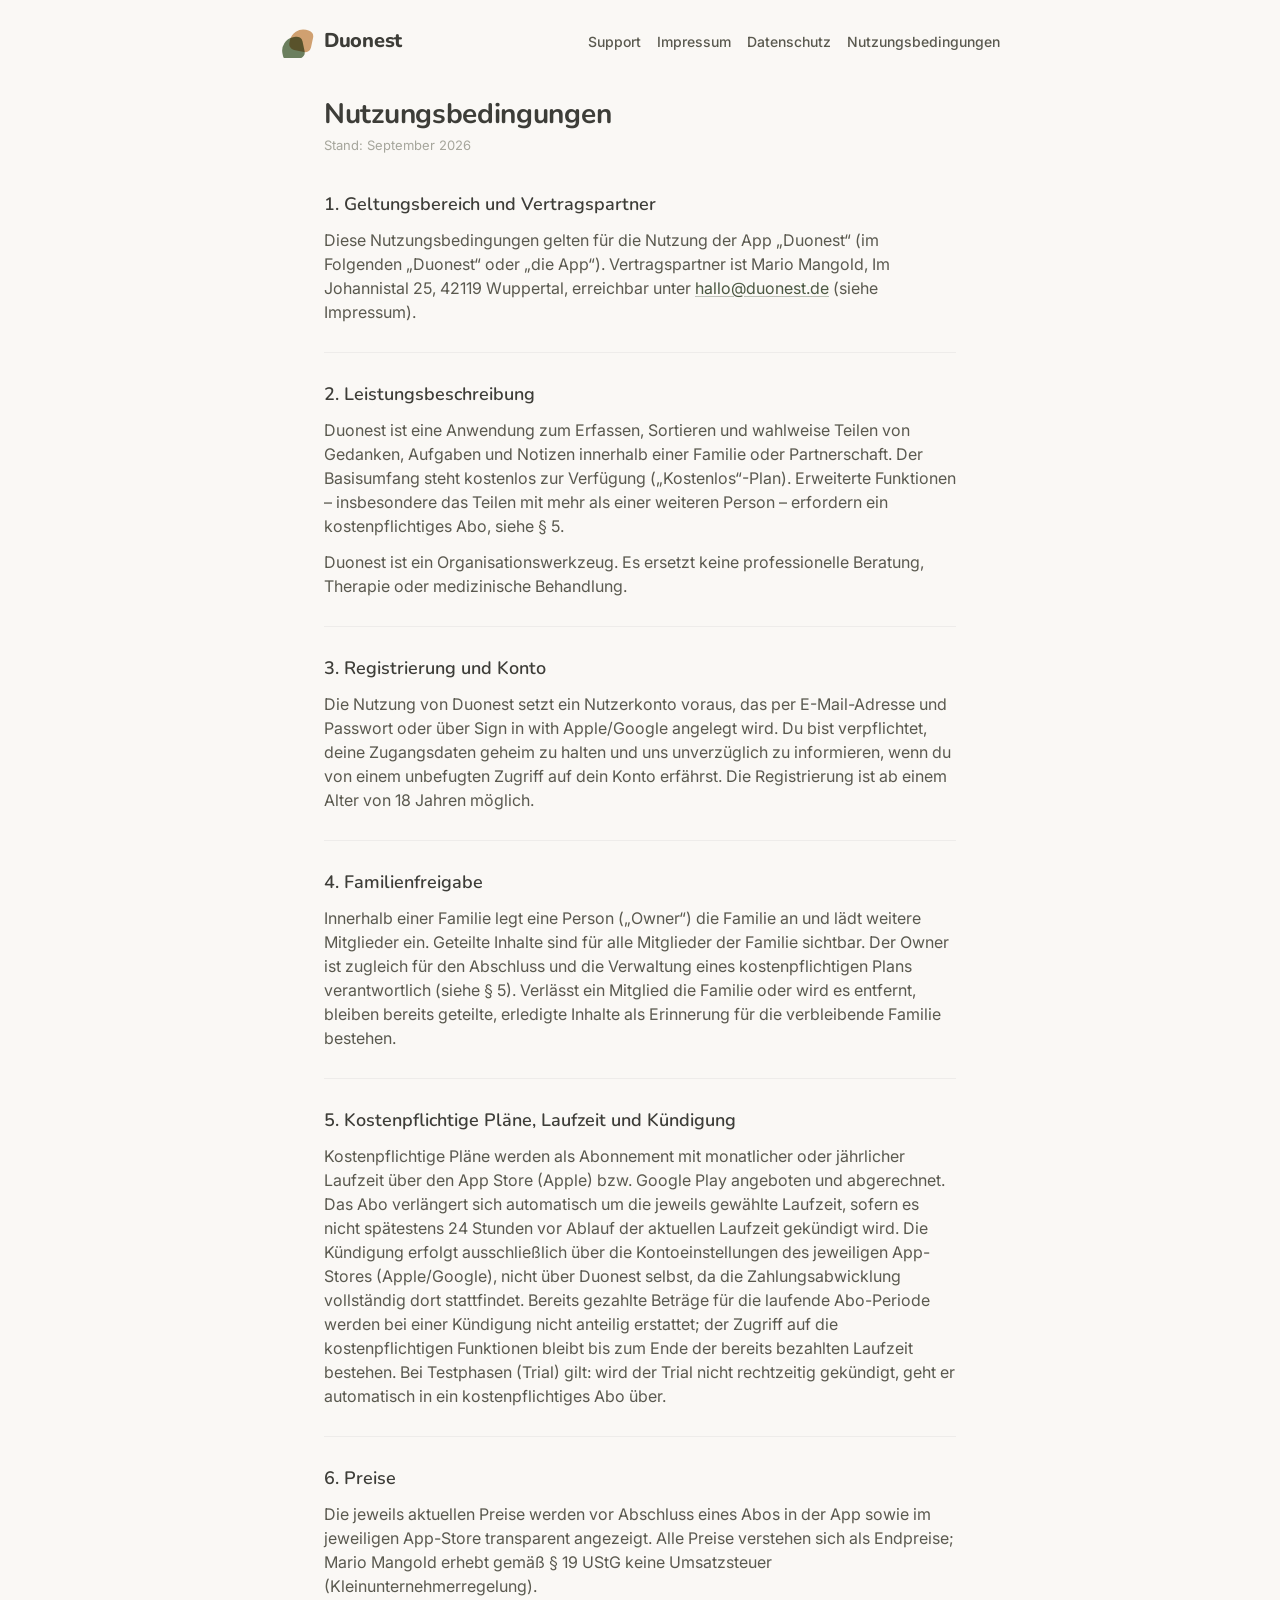
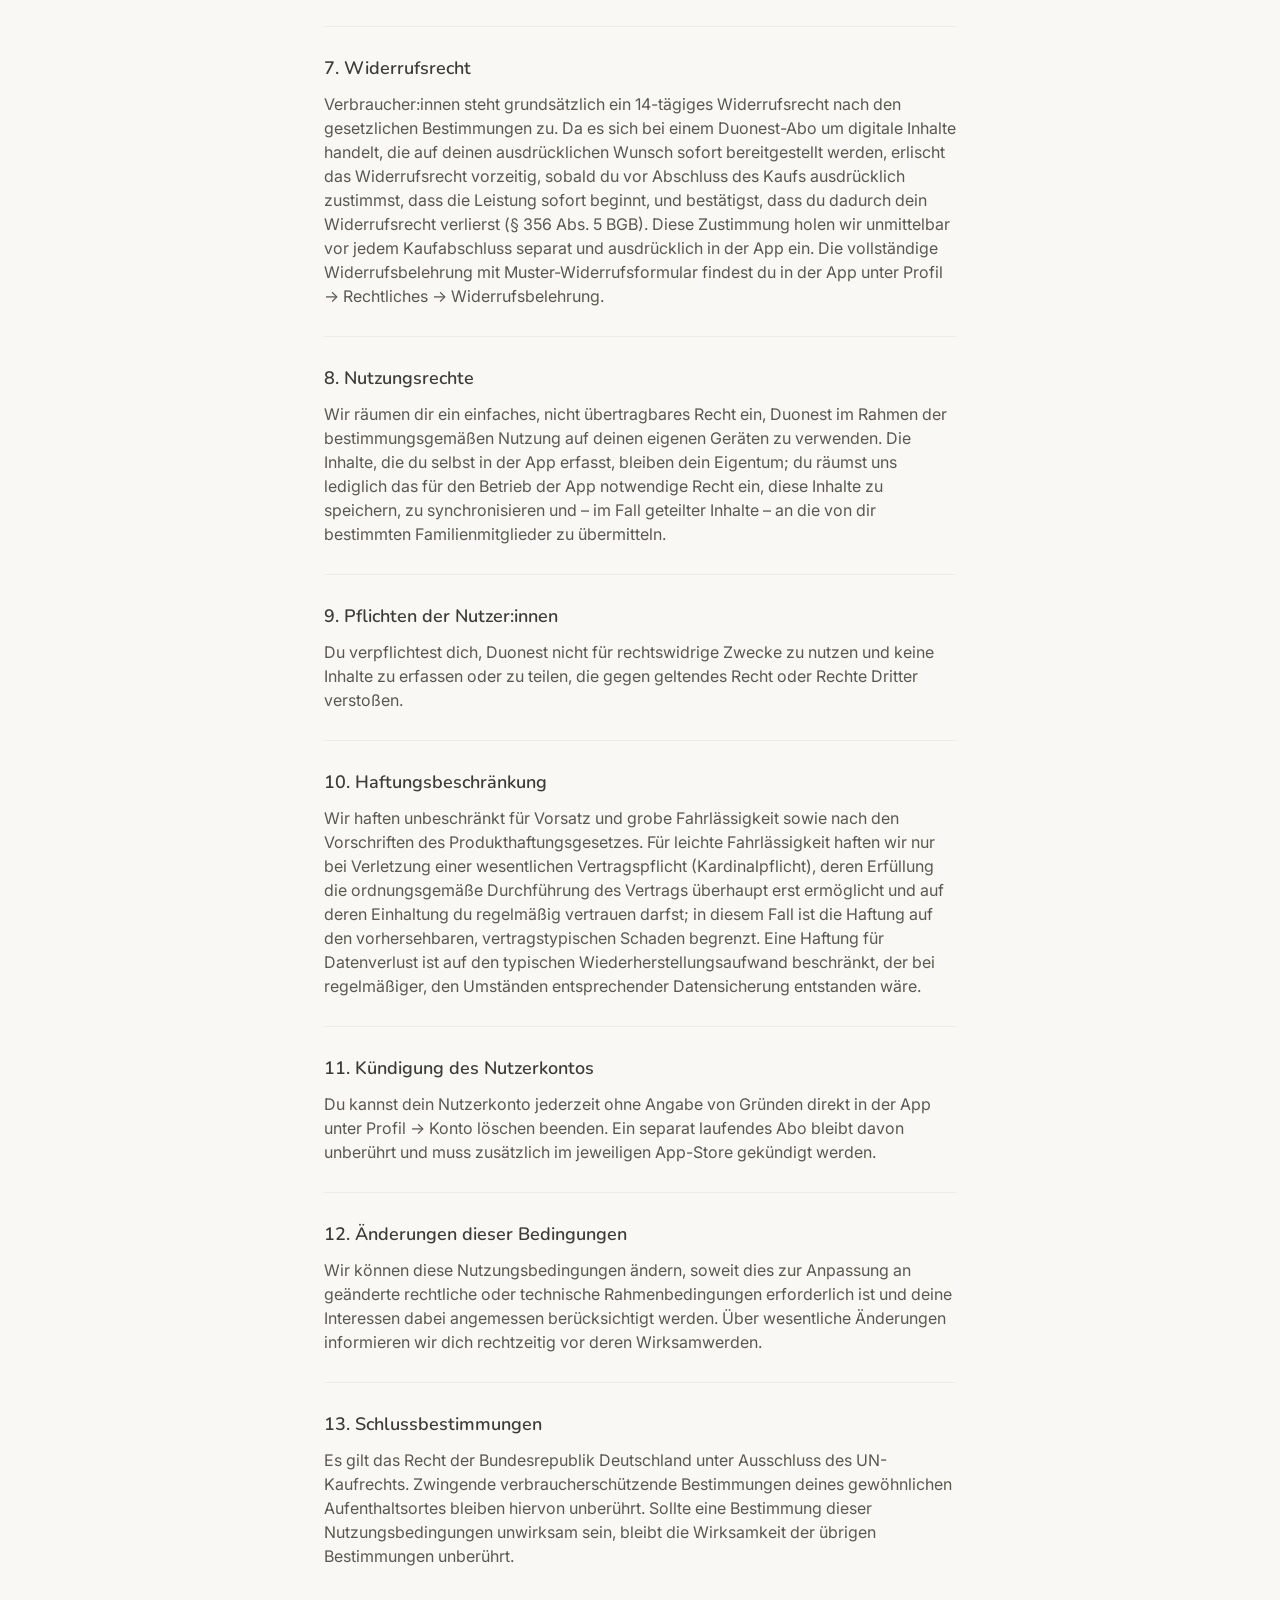
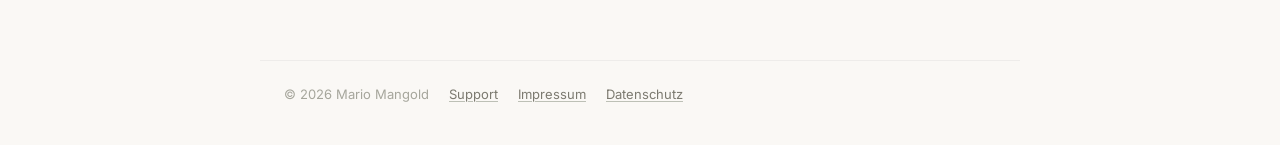
<file: terms/index.html>
<!doctype html>
<html lang="de">
<head>
<meta charset="utf-8">
<meta name="viewport" content="width=device-width, initial-scale=1">
<title>Datenschutzerklärung — Duonest</title>
<meta name="robots" content="noindex">
<link rel="icon" href="/assets/favicon/favicon.ico" sizes="any">
<link rel="icon" type="image/png" sizes="32x32" href="/assets/favicon/favicon-32x32.png">
<link rel="icon" type="image/png" sizes="16x16" href="/assets/favicon/favicon-16x16.png">
<link rel="apple-touch-icon" sizes="180x180" href="/assets/favicon/apple-touch-icon.png">
<link rel="stylesheet" href="/assets/style.css">
</head>
<body class="legal">

<header class="site-header">
  <a class="wordmark" href="/">
    <svg viewBox="0 0 40 40" aria-hidden="true">
      <g transform="translate(0,4)">
        <g transform="translate(2,12) rotate(-12 13 13)"><path d="M16,0 H19 A7,7 0 0 1 26,7 V19 A7,7 0 0 1 19,26 H7 A7,7 0 0 1 0,19 V16 A16,16 0 0 1 16,0 Z" fill="var(--sage-logo)"/></g>
        <g transform="translate(12,2) rotate(12 13 13)"><path class="logo-blend" d="M16,0 H19 A7,7 0 0 1 26,7 V19 A7,7 0 0 1 19,26 H7 A7,7 0 0 1 0,19 V16 A16,16 0 0 1 16,0 Z" fill="var(--sand)"/></g>
      </g>
    </svg>
    Duonest
  </a>
  <nav>
    <a href="/support/">Support</a>
    <a href="/impressum/">Impressum</a>
    <a href="/datenschutz/">Datenschutz</a>
    <a href="/terms/">Nutzungsbedingungen</a>
  </nav>
</header>

<main>
<article class="legal-doc">
  <h1>Nutzungsbedingungen</h1>
  <p class="updated">Stand: September 2026</p>

  <section>
    <h2>1. Geltungsbereich und Vertragspartner</h2>
    <p>Diese Nutzungsbedingungen gelten für die Nutzung der App „Duonest“ (im Folgenden „Duonest“ oder „die App“). Vertragspartner ist Mario Mangold, Im Johannistal 25, 42119 Wuppertal, erreichbar unter <a href="mailto:hallo@duonest.de">hallo@duonest.de</a> (siehe Impressum).</p>
  </section>
 
  <section>
    <h2>2. Leistungsbeschreibung</h2>
    <p>Duonest ist eine Anwendung zum Erfassen, Sortieren und wahlweise Teilen von Gedanken, Aufgaben und Notizen innerhalb einer Familie oder Partnerschaft. Der Basisumfang steht kostenlos zur Verfügung („Kostenlos“-Plan). Erweiterte Funktionen – insbesondere das Teilen mit mehr als einer weiteren Person – erfordern ein kostenpflichtiges Abo, siehe § 5.</p>
    <p>Duonest ist ein Organisationswerkzeug. Es ersetzt keine professionelle Beratung, Therapie oder medizinische Behandlung.</p>
  </section>
 
  <section>
    <h2>3. Registrierung und Konto</h2>
    <p>Die Nutzung von Duonest setzt ein Nutzerkonto voraus, das per E-Mail-Adresse und Passwort oder über Sign in with Apple/Google angelegt wird. Du bist verpflichtet, deine Zugangsdaten geheim zu halten und uns unverzüglich zu informieren, wenn du von einem unbefugten Zugriff auf dein Konto erfährst. Die Registrierung ist ab einem Alter von 18 Jahren möglich.</p>
  </section>
 
  <section>
    <h2>4. Familienfreigabe</h2>
    <p>Innerhalb einer Familie legt eine Person („Owner“) die Familie an und lädt weitere Mitglieder ein. Geteilte Inhalte sind für alle Mitglieder der Familie sichtbar. Der Owner ist zugleich für den Abschluss und die Verwaltung eines kostenpflichtigen Plans verantwortlich (siehe § 5). Verlässt ein Mitglied die Familie oder wird es entfernt, bleiben bereits geteilte, erledigte Inhalte als Erinnerung für die verbleibende Familie bestehen.</p>
  </section>
 
  <section>
    <h2>5. Kostenpflichtige Pläne, Laufzeit und Kündigung</h2>
    <p>Kostenpflichtige Pläne werden als Abonnement mit monatlicher oder jährlicher Laufzeit über den App Store (Apple) bzw. Google Play angeboten und abgerechnet. Das Abo verlängert sich automatisch um die jeweils gewählte Laufzeit, sofern es nicht spätestens 24 Stunden vor Ablauf der aktuellen Laufzeit gekündigt wird. Die Kündigung erfolgt ausschließlich über die Kontoeinstellungen des jeweiligen App-Stores (Apple/Google), nicht über Duonest selbst, da die Zahlungsabwicklung vollständig dort stattfindet. Bereits gezahlte Beträge für die laufende Abo-Periode werden bei einer Kündigung nicht anteilig erstattet; der Zugriff auf die kostenpflichtigen Funktionen bleibt bis zum Ende der bereits bezahlten Laufzeit bestehen. Bei Testphasen (Trial) gilt: wird der Trial nicht rechtzeitig gekündigt, geht er automatisch in ein kostenpflichtiges Abo über.</p>
  </section>
 
  <section>
    <h2>6. Preise</h2>
    <p>Die jeweils aktuellen Preise werden vor Abschluss eines Abos in der App sowie im jeweiligen App-Store transparent angezeigt. Alle Preise verstehen sich als Endpreise; Mario Mangold erhebt gemäß § 19 UStG keine Umsatzsteuer (Kleinunternehmerregelung).</p>
  </section>
 
  <section>
    <h2>7. Widerrufsrecht</h2>
    <p>Verbraucher:innen steht grundsätzlich ein 14-tägiges Widerrufsrecht nach den gesetzlichen Bestimmungen zu. Da es sich bei einem Duonest-Abo um digitale Inhalte handelt, die auf deinen ausdrücklichen Wunsch sofort bereitgestellt werden, erlischt das Widerrufsrecht vorzeitig, sobald du vor Abschluss des Kaufs ausdrücklich zustimmst, dass die Leistung sofort beginnt, und bestätigst, dass du dadurch dein Widerrufsrecht verlierst (§ 356 Abs. 5 BGB). Diese Zustimmung holen wir unmittelbar vor jedem Kaufabschluss separat und ausdrücklich in der App ein. Die vollständige Widerrufsbelehrung mit Muster-Widerrufsformular findest du in der App unter Profil → Rechtliches → Widerrufsbelehrung.</p>
  </section>
 
  <section>
    <h2>8. Nutzungsrechte</h2>
    <p>Wir räumen dir ein einfaches, nicht übertragbares Recht ein, Duonest im Rahmen der bestimmungsgemäßen Nutzung auf deinen eigenen Geräten zu verwenden. Die Inhalte, die du selbst in der App erfasst, bleiben dein Eigentum; du räumst uns lediglich das für den Betrieb der App notwendige Recht ein, diese Inhalte zu speichern, zu synchronisieren und – im Fall geteilter Inhalte – an die von dir bestimmten Familienmitglieder zu übermitteln.</p>
  </section>
 
  <section>
    <h2>9. Pflichten der Nutzer:innen</h2>
    <p>Du verpflichtest dich, Duonest nicht für rechtswidrige Zwecke zu nutzen und keine Inhalte zu erfassen oder zu teilen, die gegen geltendes Recht oder Rechte Dritter verstoßen.</p>
  </section>
 
  <section>
    <h2>10. Haftungsbeschränkung</h2>
    <p>Wir haften unbeschränkt für Vorsatz und grobe Fahrlässigkeit sowie nach den Vorschriften des Produkthaftungsgesetzes. Für leichte Fahrlässigkeit haften wir nur bei Verletzung einer wesentlichen Vertragspflicht (Kardinalpflicht), deren Erfüllung die ordnungsgemäße Durchführung des Vertrags überhaupt erst ermöglicht und auf deren Einhaltung du regelmäßig vertrauen darfst; in diesem Fall ist die Haftung auf den vorhersehbaren, vertragstypischen Schaden begrenzt. Eine Haftung für Datenverlust ist auf den typischen Wiederherstellungsaufwand beschränkt, der bei regelmäßiger, den Umständen entsprechender Datensicherung entstanden wäre.</p>
  </section>
 
  <section>
    <h2>11. Kündigung des Nutzerkontos</h2>
    <p>Du kannst dein Nutzerkonto jederzeit ohne Angabe von Gründen direkt in der App unter Profil → Konto löschen beenden. Ein separat laufendes Abo bleibt davon unberührt und muss zusätzlich im jeweiligen App-Store gekündigt werden.</p>
  </section>
 
  <section>
    <h2>12. Änderungen dieser Bedingungen</h2>
    <p>Wir können diese Nutzungsbedingungen ändern, soweit dies zur Anpassung an geänderte rechtliche oder technische Rahmenbedingungen erforderlich ist und deine Interessen dabei angemessen berücksichtigt werden. Über wesentliche Änderungen informieren wir dich rechtzeitig vor deren Wirksamwerden.</p>
  </section>
 
  <section>
    <h2>13. Schlussbestimmungen</h2>
    <p>Es gilt das Recht der Bundesrepublik Deutschland unter Ausschluss des UN-Kaufrechts. Zwingende verbraucherschützende Bestimmungen deines gewöhnlichen Aufenthaltsortes bleiben hiervon unberührt. Sollte eine Bestimmung dieser Nutzungsbedingungen unwirksam sein, bleibt die Wirksamkeit der übrigen Bestimmungen unberührt.</p>
  </section>
</article>
</main>

<footer>
  <span>© 2026 Mario Mangold</span>
  <a href="/support/">Support</a>
  <a href="/impressum/">Impressum</a>
  <a href="/datenschutz/">Datenschutz</a>
  <span class="spacer"></span>
</footer>

</body>
</html>
</file>
<file: assets/style.css>
@import url("https://fonts.googleapis.com/css2?family=Nunito:ital,wght@0,400;0,500;0,600;0,700;0,800&family=Inter:wght@400;500;600;700&display=swap");

:root {
  --sage: #6B7F5E;
  --sage-logo: #6B7F5E;
  --sage-600: #5C6B50;
  --sage-700: #4A5741;
  --sand: #D4A574;
  --sand-600: #C79355;
  --sand-700: #B07E3F;
  --plum: #8B7FA8;
  --plum-700: #6E6188;
  --slate: #7A93A8;
  --success: #7A9471;

  --bg: #FAF8F5;
  --surface: #FFFDFB;
  --tint: #F1EDE5;

  --ink: #3D3D38;
  --ink-2: #5A594F;
  --muted: #7C7A70;
  --faint: #A6A69C;

  --border: rgba(61, 61, 56, 0.1);
  --border-soft: rgba(61, 61, 56, 0.06);

  /* Feste dunkle Kontrast-Fläche (Anti-Gamification-Band) -- bewusst
     unabhängig vom Hell/Dunkel-Umschalter, ein einzelner, absichtlicher
     Kontrastmoment auf der Seite. */
  --band-bg: #2A2B26;
  --band-ink: #FAF8F5;
  --band-accent: #8CA07D;
  --band-strike: rgba(193, 122, 92, 0.6);

  /* Text auf farbigen Flächen (Buttons, Chips) -- immer hell, unabhängig
     vom Hell/Dunkel-Umschalter der Seite selbst. */
  --on-accent: #FAF8F5;

  --font-display: "Nunito", ui-rounded, system-ui, sans-serif;
  --font-body: "Inter", system-ui, -apple-system, sans-serif;
}

* {
  box-sizing: border-box;
}

html {
  background: var(--bg);
}

body {
  margin: 0;
  background: var(--bg);
  color: var(--ink);
  font-family: var(--font-body);
  font-size: 16px;
  line-height: 1.5;
  -webkit-font-smoothing: antialiased;
}

a {
  color: var(--sage-700);
  text-decoration-color: rgba(74, 87, 65, 0.35);
  text-underline-offset: 2px;
}

a:hover {
  text-decoration-color: currentColor;
}

.site-header {
  display: flex;
  flex-wrap: wrap;
  align-items: center;
  justify-content: space-between;
  row-gap: 8px;
  column-gap: 16px;
  max-width: 760px;
  margin: 0 auto;
  padding: 24px 20px 0;
}

.wordmark {
  display: flex;
  align-items: center;
  gap: 10px;
  font-family: var(--font-display);
  font-weight: 800;
  font-size: 20px;
  letter-spacing: -0.3px;
  color: var(--ink);
  text-decoration: none;
}

.wordmark svg {
  width: 34px;
  height: 34px;
  flex: none;
}

.wordmark .logo-blend {
  mix-blend-mode: multiply;
}

.site-header nav {
  display: flex;
  flex-wrap: wrap;
  gap: 6px 16px;
  font-size: 14px;
  font-weight: 500;
}

.site-header nav a {
  color: var(--ink-2);
  text-decoration: none;
}

.site-header nav a:hover {
  color: var(--sage-700);
}

main {
  max-width: 760px;
  margin: 0 auto;
  padding: 0 24px;
}

.legal main {
  max-width: 680px;
}

.landing main {
  max-width: none;
  padding: 0;
}

.legal-doc h1 {
  font-family: var(--font-display);
  font-weight: 700;
  font-size: 28px;
  letter-spacing: -0.3px;
  line-height: 1.2;
  margin: 40px 0 4px;
}

.legal-doc .updated {
  color: var(--faint);
  font-size: 13px;
  margin: 0 0 36px;
}

.legal-doc section {
  padding-bottom: 28px;
  margin-bottom: 28px;
  border-bottom: 1px solid var(--border-soft);
}

.legal-doc section:last-of-type {
  border-bottom: none;
}

.legal-doc h2 {
  font-family: var(--font-display);
  font-weight: 600;
  font-size: 18px;
  margin: 0 0 10px;
}

.legal-doc p {
  margin: 0 0 12px;
  color: var(--ink-2);
  max-width: 65ch;
}

.legal-doc p:last-child {
  margin-bottom: 0;
}

.legal-doc ul {
  margin: 0 0 12px;
  padding-left: 20px;
  color: var(--ink-2);
  max-width: 65ch;
}

.legal-doc li {
  margin-bottom: 6px;
}

.legal-doc li:last-child {
  margin-bottom: 0;
}

.legal-doc address {
  font-style: normal;
  color: var(--ink-2);
  margin: 0 0 12px;
  line-height: 1.6;
}

footer {
  max-width: 760px;
  margin: 64px auto 0;
  padding: 24px 24px 40px;
  border-top: 1px solid var(--border-soft);
  display: flex;
  flex-wrap: wrap;
  gap: 8px 20px;
  align-items: center;
  font-size: 13px;
  color: var(--faint);
}

footer a {
  color: var(--muted);
}

footer .spacer {
  flex: 1;
}

/* ===================== Landing page ===================== */

.landing .site-header,
.landing-section > .wrap,
.landing-footer > .wrap {
  max-width: 1120px;
}

.landing .site-header {
  padding: 24px 32px 0;
}

.landing .site-header nav {
  gap: 10px 30px;
  align-items: center;
}

.landing .site-header .btn {
  margin-left: 4px;
}

.icon {
  width: 1em;
  height: 1em;
  stroke: currentColor;
  fill: none;
  stroke-width: 2;
  stroke-linecap: round;
  stroke-linejoin: round;
  flex: none;
}

.btn {
  display: inline-flex;
  align-items: center;
  justify-content: center;
  gap: 9px;
  height: 48px;
  padding: 0 24px;
  border-radius: 999px;
  font-family: var(--font-body);
  font-weight: 600;
  font-size: 15px;
  text-decoration: none;
  cursor: pointer;
  border: none;
  white-space: nowrap;
}

.btn-primary {
  background: var(--sage);
  color: var(--on-accent);
  box-shadow: 0 10px 22px -8px rgba(107, 127, 94, 0.55);
}

.btn-primary:hover {
  background: var(--sage-600);
}

.btn-secondary {
  background: transparent;
  color: var(--ink);
  border: 1px solid var(--border);
}

.btn-secondary:hover {
  border-color: var(--ink);
}

.landing-section {
  padding: 72px 0;
}

.landing-section > .wrap {
  margin: 0 auto;
  padding: 0 32px;
}

.landing-section.tint {
  background: var(--surface);
}

.eyebrow {
  display: block;
  font-family: var(--font-body);
  font-weight: 700;
  font-size: 13px;
  letter-spacing: 2px;
  text-transform: uppercase;
  color: var(--faint);
}

.section-head {
  text-align: center;
  max-width: 640px;
  margin: 0 auto 44px;
}

.section-head h2 {
  font-family: var(--font-display);
  font-weight: 700;
  font-size: 32px;
  letter-spacing: -0.4px;
  margin: 10px 0 0;
  text-wrap: balance;
}

.section-head p {
  font-size: 17px;
  color: var(--muted);
  line-height: 1.6;
  margin: 14px 0 0;
}

/* Hero */

.hero {
  padding: 48px 0 76px;
}

.hero .wrap {
  display: flex;
  align-items: center;
  gap: 56px;
}

.hero-copy {
  flex: 1;
  min-width: 0;
}

.badge {
  display: inline-flex;
  align-items: center;
  gap: 8px;
  padding: 8px 15px;
  border-radius: 999px;
  background: rgba(107, 127, 94, 0.1);
  font-size: 13px;
  font-weight: 600;
  color: var(--sage-600);
}

.badge .dot {
  width: 7px;
  height: 7px;
  border-radius: 50%;
  background: var(--sage);
}

.hero h1 {
  font-family: var(--font-display);
  font-weight: 700;
  font-size: 48px;
  line-height: 1.14;
  letter-spacing: -1px;
  margin: 22px 0 0;
  text-wrap: balance;
}

.hero-copy > p {
  font-size: 18px;
  color: var(--muted);
  line-height: 1.6;
  max-width: 520px;
  margin: 20px 0 0;
}

.hero-copy > p strong {
  color: var(--ink);
  font-weight: 600;
}

.hero-actions {
  display: flex;
  flex-wrap: wrap;
  align-items: center;
  gap: 14px;
  margin-top: 30px;
}

.store-badges {
  display: flex;
  flex-wrap: wrap;
  align-items: center;
  gap: 14px;
  margin-top: 24px;
}

/* Offizielle Apple-/Google-Assets (developer.apple.com Marketing Guidelines
   bzw. play.google.com/intl/de_de/badges) -- bewusst unverändert
   eingebunden, keine eigene Nachbildung. */
.store-badge-img {
  display: block;
  width: auto;
}

.hero-note {
  font-size: 13px;
  color: var(--faint);
  margin: 16px 0 0;
}

/* Phone mock */

/* Echter Geräterahmen (freies iPhone-15-Pro-Mockup, transparenter
   Screen-Ausschnitt) statt CSS-Nachbau -- Quelle: webmobilefirst.com,
   kommerziell nutzbar ohne Zuschreibung. Der Screenshot liegt als
   eigenes, absolut positioniertes Element GENAU im transparenten
   Ausschnitt darunter, der Rahmen liegt als Bild obendrauf. */
.phone-frame {
  flex: none;
  width: 300px;
  aspect-ratio: 391 / 800;
  position: relative;
  filter: drop-shadow(0 40px 70px rgba(42, 43, 38, 0.4));
  /* Macht cqw-Einheiten unten relativ zur Rahmenbreite -- ändert sich die
     Größe (Breakpoints, künftige Anpassungen), skaliert die Statusleiste
     automatisch mit, statt bei fester px-Höhe unproportional zu wirken. */
  container-type: inline-size;
}

.phone-bezel {
  position: absolute;
  inset: 0;
  width: 100%;
  height: 100%;
  z-index: 2;
  pointer-events: none;
  display: block;
}

.phone-screen {
  position: absolute;
  left: 4.86%;
  top: 1.875%;
  width: 90.54%;
  height: 96.25%;
  /* Fest hell statt var(--bg) -- der Screenshot ist immer im Hellmodus der
     App, unabhängig vom Theme dieser Website. Im Dark Mode der Seite würde
     var(--bg) sonst einen dunklen Rand um den hellen Screenshot ziehen. */
  background: #FAF8F5;
  border-radius: 10cqw;
  overflow: hidden;
  display: flex;
  flex-direction: column;
  z-index: 1;
}

.phone-status {
  flex: none;
  height: 12.14cqw;
  display: flex;
  align-items: center;
  justify-content: space-between;
  padding: 0 7.86cqw 0 8.57cqw;
}

.phone-time {
  font-family: var(--font-body);
  font-weight: 600;
  font-size: 4.64cqw;
  /* Fest dunkel statt var(--ink), siehe .phone-screen -- der Screenshot
     ist immer hell, unabhängig vom Theme dieser Website. */
  color: #3D3D38;
}

.phone-battery {
  width: 7.14cqw;
  height: 3.57cqw;
  border: 0.43cqw solid #3D3D38;
  border-radius: 0.9cqw;
  position: relative;
  opacity: 0.85;
}

.phone-battery::before {
  content: "";
  position: absolute;
  inset: 0.46cqw;
  right: 1.07cqw;
  background: #3D3D38;
  border-radius: 0.36cqw;
}

.phone-battery::after {
  content: "";
  position: absolute;
  right: -0.9cqw;
  top: 1.07cqw;
  width: 0.46cqw;
  height: 1.43cqw;
  background: #3D3D38;
  opacity: 0.85;
  border-radius: 0 1px 1px 0;
}

.phone-shot {
  flex: 1;
  width: 100%;
  min-height: 0;
  object-fit: cover;
  object-position: top center;
  display: block;
}

/* Empathy chips */

.chip-row {
  display: flex;
  flex-wrap: wrap;
  justify-content: center;
  gap: 12px;
  margin-top: 34px;
  max-width: 820px;
  margin-left: auto;
  margin-right: auto;
}

.chip {
  padding: 11px 18px;
  border-radius: 16px;
  background: var(--bg);
  border: 1px solid var(--border-soft);
  font-size: 15px;
  color: var(--ink-2);
}

/* Steps */

.step-grid {
  display: grid;
  grid-template-columns: repeat(3, 1fr);
  gap: 22px;
}

.step-card {
  background: var(--surface);
  border-radius: 24px 12px 12px 12px;
  padding: 30px;
  border: 1px solid var(--border-soft);
  box-shadow: 0 2px 12px rgba(61, 61, 56, 0.05);
}

.icon-tile {
  width: 52px;
  height: 52px;
  border-radius: 14px;
  display: flex;
  align-items: center;
  justify-content: center;
}

.icon-tile .icon {
  font-size: 24px;
}

/* --sage/--sand-600 sind fuer Buttons/Badges getunt und bleiben dort bewusst
   unveraendert im Dark Mode -- als Icon-Vordergrundfarbe auf einer nur
   leicht getoenten dunklen Kachel wirken sie dort aber zu dunkel/matt
   (kein ausreichender Kontrast). Eigene Modifier-Klassen statt die
   globalen Tokens umzubiegen, damit Buttons/Badges unangetastet bleiben. */
.icon-tile--sage { color: var(--sage); }
.icon-tile--sand { color: var(--sand-600); }

.step-card .icon-tile {
  background: rgba(107, 127, 94, 0.12);
  color: var(--sage);
}

.step-card:nth-child(2) .icon-tile {
  background: rgba(212, 165, 116, 0.16);
  color: var(--sand-600);
}

.step-card:nth-child(3) .icon-tile {
  background: rgba(139, 127, 168, 0.16);
  color: var(--plum);
}

.step-card .step-label {
  font-size: 13px;
  font-weight: 700;
  color: var(--faint);
  margin: 20px 0 0;
}

.step-card h3 {
  font-family: var(--font-display);
  font-weight: 700;
  font-size: 20px;
  margin: 5px 0 0;
}

.step-card p {
  font-size: 15px;
  color: var(--muted);
  line-height: 1.6;
  margin: 10px 0 0;
}

/* Feature split (Schritt 3 live: Familienstapel-Screenshot + Copy) */

.feature-split {
  display: flex;
  align-items: center;
  gap: 56px;
}

/* Nur wenn der Split auf anderen Inhalt im selben Abschnitt folgt (z. B.
   nach dem Schritt-Grid) -- als eigenständiger Abschnitt braucht er keine
   Trennlinie zu nichts. */
.feature-split.with-divider {
  margin-top: 56px;
  padding-top: 56px;
  border-top: 1px solid var(--border-soft);
}

.feature-split .phone-frame {
  width: 260px;
}

.feature-copy {
  flex: 1;
  min-width: 0;
}

.feature-copy h3 {
  font-family: var(--font-display);
  font-weight: 700;
  font-size: 26px;
  letter-spacing: -0.3px;
  margin: 0;
  text-wrap: balance;
}

.feature-copy > p {
  font-size: 16px;
  color: var(--muted);
  line-height: 1.6;
  max-width: 480px;
  margin: 14px 0 0;
}

.feature-list {
  list-style: none;
  margin: 22px 0 0;
  padding: 0;
  display: flex;
  flex-direction: column;
  gap: 12px;
}

.feature-list li {
  display: flex;
  align-items: flex-start;
  gap: 10px;
  font-size: 15px;
  color: var(--ink);
}

.feature-list .icon {
  flex: none;
  width: 18px;
  height: 18px;
  margin-top: 2px;
  color: var(--plum);
}

/* Values grid */

.value-grid {
  display: grid;
  grid-template-columns: repeat(3, 1fr);
  gap: 20px;
}

.value-card {
  background: var(--bg);
  border-radius: 20px;
  padding: 26px;
  border: 1px solid var(--border-soft);
}

.value-card h3 {
  font-family: var(--font-display);
  font-weight: 700;
  font-size: 17px;
  margin: 16px 0 0;
}

.value-card p {
  font-size: 14px;
  color: var(--muted);
  line-height: 1.55;
  margin: 8px 0 0;
}

/* Anti-gamification band */

.band {
  background: var(--band-bg);
  color: var(--band-ink);
  text-align: center;
  padding: 76px 0;
}

.band .wrap {
  margin: 0 auto;
  padding: 0 32px;
}

.band .eyebrow {
  color: var(--band-accent);
}

.band .strike {
  font-size: 24px;
  color: #A6A69C;
  margin: 24px auto 0;
  max-width: 680px;
  line-height: 1.5;
  text-decoration: line-through;
  text-decoration-color: var(--band-strike);
}

.band .payoff {
  font-family: var(--font-display);
  font-weight: 700;
  font-size: 30px;
  letter-spacing: -0.4px;
  margin: 20px auto 0;
  max-width: 680px;
  line-height: 1.35;
}

/* Pricing */

.price-grid {
  display: grid;
  grid-template-columns: repeat(4, 1fr);
  gap: 16px;
  align-items: start;
}

.price-card {
  background: var(--surface);
  border-radius: 20px;
  padding: 24px;
  border: 1px solid var(--border);
  position: relative;
}

.price-card.featured {
  border: 2px solid var(--sage);
  box-shadow: 0 12px 30px -14px rgba(107, 127, 94, 0.45);
}

.price-card .tag {
  position: absolute;
  top: -12px;
  left: 24px;
  background: var(--sage);
  color: var(--on-accent);
  font-size: 10px;
  font-weight: 700;
  letter-spacing: 0.5px;
  padding: 5px 11px;
  border-radius: 999px;
}

.price-card h3 {
  font-family: var(--font-display);
  font-weight: 700;
  font-size: 18px;
  margin: 0;
}

.price-card .price {
  font-family: var(--font-display);
  font-weight: 700;
  font-size: 28px;
  margin: 10px 0 0;
}

.price-card .period {
  font-size: 13px;
  color: var(--faint);
  margin: 2px 0 0;
}

.price-card hr {
  border: none;
  height: 1px;
  background: var(--border-soft);
  margin: 16px 0;
}

.price-card ul {
  list-style: none;
  margin: 0;
  padding: 0;
  display: flex;
  flex-direction: column;
  gap: 9px;
}

.price-card li {
  display: flex;
  gap: 8px;
  font-size: 14px;
  color: var(--ink-2);
}

.price-card li .icon {
  color: var(--success);
  flex: none;
  margin-top: 2px;
}

.price-card .btn {
  width: 100%;
  margin-top: 20px;
  height: 44px;
}

.price-note {
  text-align: center;
  color: var(--muted);
  font-size: 15px;
  margin: 12px 0 0;
}

/* For professionals */

.pro-card {
  background: rgba(107, 127, 94, 0.08);
  border: 1px solid rgba(107, 127, 94, 0.16);
  border-radius: 26px;
  padding: 44px 48px;
  display: flex;
  align-items: center;
  gap: 40px;
}

.pro-card .copy {
  flex: 1;
}

.pro-card h2 {
  font-family: var(--font-display);
  font-weight: 700;
  font-size: 27px;
  letter-spacing: -0.3px;
  margin: 10px 0 0;
}

.pro-card p {
  font-size: 15px;
  color: var(--muted);
  line-height: 1.6;
  max-width: 540px;
  margin: 12px 0 0;
}

.pro-card .action {
  flex: none;
}

/* FAQ */

.faq-list {
  max-width: 780px;
  margin: 0 auto;
  display: flex;
  flex-direction: column;
  gap: 10px;
}

.faq-item {
  background: var(--surface);
  border-radius: 16px;
  border: 1px solid var(--border-soft);
  overflow: hidden;
}

.faq-item summary {
  padding: 20px 24px;
  display: flex;
  justify-content: space-between;
  align-items: center;
  gap: 16px;
  cursor: pointer;
  list-style: none;
  font-family: var(--font-display);
  font-weight: 700;
  font-size: 16px;
}

.faq-item summary::-webkit-details-marker {
  display: none;
}

.faq-item summary .icon {
  color: var(--faint);
  flex: none;
}

.faq-item .icon-plus {
  display: inline;
}

.faq-item .icon-minus {
  display: none;
}

.faq-item[open] .icon-plus {
  display: none;
}

.faq-item[open] .icon-minus {
  display: inline;
}

.faq-item p {
  margin: 0;
  padding: 0 24px 20px;
  font-size: 15px;
  color: var(--muted);
  line-height: 1.6;
}

/* Final CTA */

.final-cta {
  text-align: center;
  padding: 88px 0;
}

.final-cta .mark {
  width: 56px;
  height: 56px;
  margin: 0 auto;
}

.final-cta h2 {
  font-family: var(--font-display);
  font-weight: 700;
  font-size: 40px;
  letter-spacing: -0.5px;
  margin: 22px 0 0;
}

.final-cta p {
  font-size: 17px;
  color: var(--muted);
  line-height: 1.6;
  max-width: 480px;
  margin: 12px auto 0;
}

.final-cta .btn {
  margin-top: 26px;
}

/* Landing footer */

.landing-footer {
  /* Setzt die generische footer{}-Regel (schmale Utility-Seiten) zurück --
     die Breite/Innenabstand steuert stattdessen .landing-footer > .wrap. */
  max-width: none;
  margin: 0;
  padding: 0;
  display: block;
  font-size: inherit;
  color: inherit;
  background: var(--tint);
  border-top: 1px solid var(--border-soft);
}

.landing-footer > .wrap {
  margin: 0 auto;
  padding: 48px 32px;
  display: flex;
  flex-wrap: wrap;
  justify-content: space-between;
  gap: 40px;
}

.landing-footer .about {
  max-width: 280px;
}

.landing-footer .about .wordmark {
  font-size: 19px;
}

.landing-footer .about p {
  font-size: 13px;
  color: var(--muted);
  line-height: 1.6;
  margin: 14px 0 0;
}

.landing-footer .cols {
  display: flex;
  flex-wrap: wrap;
  gap: 48px;
}

.landing-footer .col {
  display: flex;
  flex-direction: column;
  gap: 10px;
}

.landing-footer .col .head {
  font-size: 13px;
  font-weight: 700;
  color: var(--ink);
}

.landing-footer .col a {
  font-size: 14px;
  color: var(--muted);
  text-decoration: none;
}

.landing-footer .col a:hover {
  color: var(--sage-700);
}

.landing-footer .col a.current {
  color: var(--sage-700);
  font-weight: 600;
}

@media (max-width: 900px) {
  .hero .wrap {
    flex-direction: column;
    align-items: stretch;
  }

  .hero h1 {
    font-size: 38px;
  }

  .phone-frame {
    width: 100%;
    max-width: 320px;
    margin: 0 auto;
  }

  .step-grid,
  .value-grid {
    grid-template-columns: 1fr;
  }

  .feature-split {
    flex-direction: column;
    align-items: stretch;
    gap: 32px;
  }

  .feature-split .phone-frame {
    width: 100%;
    max-width: 260px;
    margin: 0 auto;
  }

  .feature-copy h3,
  .feature-copy > p {
    text-align: center;
    margin-left: auto;
    margin-right: auto;
  }

  .feature-list {
    align-items: center;
  }

  .price-grid {
    grid-template-columns: repeat(2, 1fr);
  }

  .pro-card {
    flex-direction: column;
    align-items: stretch;
    text-align: center;
    padding: 36px 28px;
  }

  .pro-card p {
    margin-left: auto;
    margin-right: auto;
  }

  .landing .site-header nav {
    display: none;
  }
}

@media (max-width: 560px) {
  .hero h1 {
    font-size: 32px;
  }

  .section-head h2 {
    font-size: 26px;
  }

  .price-grid {
    grid-template-columns: 1fr;
  }

  .band .strike {
    font-size: 19px;
  }

  .band .payoff {
    font-size: 24px;
  }

  .final-cta h2 {
    font-size: 30px;
  }
}

@media (prefers-color-scheme: dark) {
  :root {
    --bg: #23241F;
    --surface: #2A2B26;
    --ink: #F1EFE9;
    --ink-2: #D6D3C8;
    --muted: #A6A69C;
    --faint: #7C7A70;
    --border: rgba(241, 239, 233, 0.12);
    --border-soft: rgba(241, 239, 233, 0.08);
    --sand: #E0B689;
    --sage-logo: #8CA07D;
    --sage-600: #8CA07D;
    --sage-700: #A9C29B;
    --plum: #B0A5CB;
    --plum-700: #C9C0DE;
    --tint: #26271F;
  }

  a {
    color: #A9C29B;
    text-decoration-color: rgba(169, 194, 155, 0.35);
  }

  .site-header nav a:hover {
    color: #A9C29B;
  }

  .wordmark .logo-blend {
    mix-blend-mode: normal;
  }

  .btn-secondary {
    color: var(--ink);
  }

  .btn-primary:hover {
    background: var(--sage);
    opacity: 0.9;
  }

  .icon-tile--sage {
    color: #8CA07D;
  }

  .icon-tile--sand {
    color: #E0B689;
  }
}
</file>
